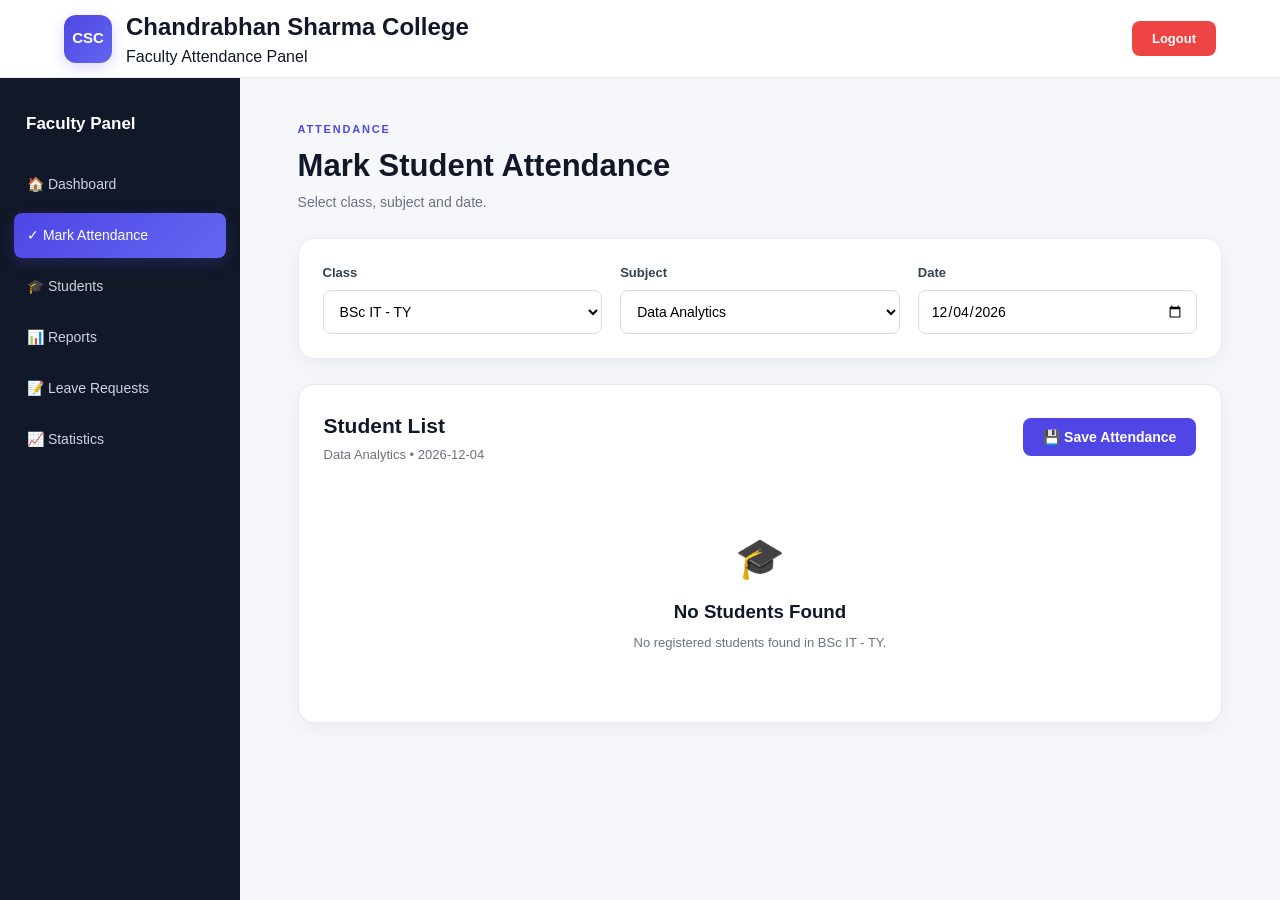
<file: attendance.html>
<!DOCTYPE html>
<html lang="en">

<head>
    <meta charset="UTF-8">
    <meta name="viewport" content="width=device-width, initial-scale=1.0">

    <title>Mark Attendance</title>

    <link rel="stylesheet" href="style.css">
</head>

<body>

<header class="dashboard-header">

    <div class="brand">

        <div class="logo">CSC</div>

        <div>
            <h2>Chandrabhan Sharma College</h2>
            <p>Faculty Attendance Panel</p>
        </div>

    </div>

    <button onclick="logoutUser()" class="logout">
        Logout
    </button>

</header>


<div class="dashboard-layout">


    <!-- SIDEBAR -->

    <aside class="sidebar">

        <h3>Faculty Panel</h3>

        <a href="faculty-dashboard.html">
            🏠 Dashboard
        </a>

        <a href="attendance.html" class="active">
            ✓ Mark Attendance
        </a>

        <a href="students.html">
            🎓 Students
        </a>

        <a href="reports.html">
            📊 Reports
        </a>

        <a href="leaves.html">
            📝 Leave Requests
        </a>

        <a href="statistics.html">
            📈 Statistics
        </a>

    </aside>


    <!-- MAIN -->

    <main class="main">

        <div class="page-heading">

            <span>ATTENDANCE</span>

            <h1>
                Mark Student Attendance
            </h1>

            <p>
                Select class, subject and date.
            </p>

        </div>


        <!-- FILTER -->

        <div class="filter-card">

            <div>

                <label>Class</label>

                <select id="attClass">

                    <option>BSc IT - TY</option>
                    <option>BSc IT - SY</option>
                    <option>BSc IT - FY</option>
                    <option>BCom</option>
                    <option>BA</option>
                    <option>BSc</option>

                </select>

            </div>


            <div>

                <label>Subject</label>

                <select id="attSubject">

                    <option>Data Analytics</option>
                    <option>Java</option>
                    <option>Web Development</option>
                    <option>Python</option>
                    <option>Software Engineering</option>
                    <option>Computer Networks</option>

                </select>

            </div>


            <div>

                <label>Date</label>

                <input type="date" id="attDate">

            </div>

        </div>


        <!-- STUDENT TABLE -->

        <div class="table-card">

            <div class="table-top">

                <div>

                    <h2>Student List</h2>

                    <p id="attendanceInfo">
                        Select class, subject and date
                    </p>

                </div>

                <button
                    onclick="saveAttendance()"
                    class="btn primary">

                    💾 Save Attendance

                </button>

            </div>


            <!-- JavaScript table yaha banayega -->

            <div id="attendanceTable">

            </div>


        </div>

    </main>

</div>


<script src="script.js"></script>

</body>

</html>
</file>
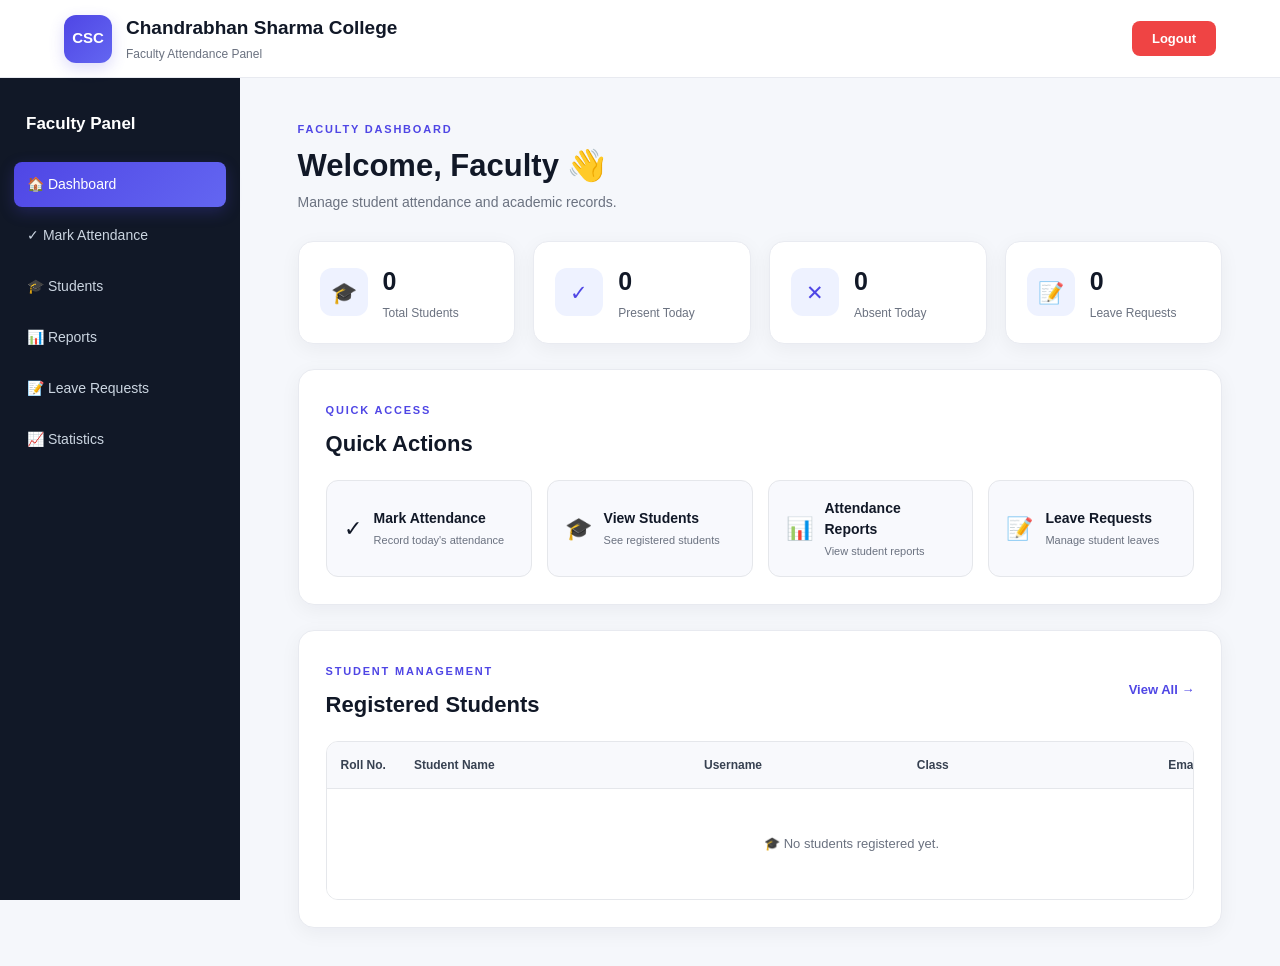
<file: faculty-dashboard.html>
<!DOCTYPE html>
<html lang="en">

<head>
    <meta charset="UTF-8">
    <meta name="viewport" content="width=device-width, initial-scale=1.0">

    <title>Faculty Dashboard - Attendance System</title>

    <link rel="stylesheet" href="style.css">
</head>

<body>

<!-- ================= HEADER ================= -->

<header class="dashboard-header">

    <div class="brand">

        <div class="logo">CSC</div>

        <div class="college-info">
            <h2>Chandrabhan Sharma College</h2>
            <p>Faculty Attendance Panel</p>
        </div>

    </div>

    <button onclick="logoutUser()" class="logout">
        Logout
    </button>

</header>


<!-- ================= MAIN LAYOUT ================= -->

<div class="dashboard-layout">


    <!-- ================= SIDEBAR ================= -->

    <aside class="sidebar">

        <h3>Faculty Panel</h3>

        <a href="faculty-dashboard.html" class="active">
            🏠 Dashboard
        </a>

        <a href="attendance.html">
            ✓ Mark Attendance
        </a>

        <a href="students.html">
            🎓 Students
        </a>

        <a href="reports.html">
            📊 Reports
        </a>

        <a href="leaves.html">
            📝 Leave Requests
        </a>

        <a href="statistics.html">
            📈 Statistics
        </a>

    </aside>


    <!-- ================= CONTENT ================= -->

    <main class="main">


        <!-- PAGE HEADING -->

        <section class="page-heading">

            <span>FACULTY DASHBOARD</span>

            <h1>Welcome, Faculty 👋</h1>

            <p>
                Manage student attendance and academic records.
            </p>

        </section>


        <!-- ================= STATISTICS ================= -->

        <section class="stats">


            <div class="stat-card">

                <div class="stat-icon">🎓</div>

                <div>
                    <h2 id="totalStudents">0</h2>
                    <p>Total Students</p>
                </div>

            </div>


            <div class="stat-card">

                <div class="stat-icon">✓</div>

                <div>
                    <h2 id="presentToday">0</h2>
                    <p>Present Today</p>
                </div>

            </div>


            <div class="stat-card">

                <div class="stat-icon">✕</div>

                <div>
                    <h2 id="absentToday">0</h2>
                    <p>Absent Today</p>
                </div>

            </div>


            <div class="stat-card">

                <div class="stat-icon">📝</div>

                <div>
                    <h2 id="leaveCount">0</h2>
                    <p>Leave Requests</p>
                </div>

            </div>

        </section>


        <!-- ================= QUICK ACTIONS ================= -->

        <section class="welcome-card">

            <div class="section-top">

                <div>
                    <span class="section-label">
                        QUICK ACCESS
                    </span>

                    <h2>Quick Actions</h2>
                </div>

            </div>


            <div class="quick-grid">

                <a href="attendance.html">
                    <span>✓</span>
                    <div>
                        <strong>Mark Attendance</strong>
                        <small>Record today's attendance</small>
                    </div>
                </a>


                <a href="students.html">
                    <span>🎓</span>
                    <div>
                        <strong>View Students</strong>
                        <small>See registered students</small>
                    </div>
                </a>


                <a href="reports.html">
                    <span>📊</span>
                    <div>
                        <strong>Attendance Reports</strong>
                        <small>View student reports</small>
                    </div>
                </a>


                <a href="leaves.html">
                    <span>📝</span>
                    <div>
                        <strong>Leave Requests</strong>
                        <small>Manage student leaves</small>
                    </div>
                </a>

            </div>

        </section>


        <!-- ================= REGISTERED STUDENTS ================= -->

        <section class="student-list-card">

            <div class="student-list-header">

                <div>

                    <span class="section-label">
                        STUDENT MANAGEMENT
                    </span>

                    <h2>Registered Students</h2>

                </div>

                <a href="students.html" class="view-all-btn">
                    View All →
                </a>

            </div>


            <div class="table-container">

                <table>

                    <thead>

                        <tr>
                            <th>Roll No.</th>
                            <th>Student Name</th>
                            <th>Username</th>
                            <th>Class</th>
                            <th>Email</th>
                        </tr>

                    </thead>


                    <tbody id="dashboardStudentList">

                    </tbody>

                </table>

            </div>

        </section>


    </main>

</div>


<script src="script.js"></script>


<!-- ================= DASHBOARD JAVASCRIPT ================= -->

<script>

function loadFacultyDashboard() {

    const students =
        JSON.parse(localStorage.getItem("students")) || [];


    /* TOTAL STUDENTS */

    document.getElementById("totalStudents").innerText =
        students.length;


    /* STUDENT TABLE */

    const table =
        document.getElementById("dashboardStudentList");


    if (students.length === 0) {

        table.innerHTML = `
            <tr>
                <td colspan="5" class="no-students">
                    🎓 No students registered yet.
                </td>
            </tr>
        `;

        return;
    }


    table.innerHTML = "";


    students.forEach(function(student, index) {

        table.innerHTML += `

            <tr>

                <td>
                    ${student.roll || String(index + 1).padStart(2, "0")}
                </td>

                <td>
                    <strong>${student.name}</strong>
                </td>

                <td>
                    ${student.username}
                </td>

                <td>
                    ${student.class}
                </td>

                <td>
                    ${student.email}
                </td>

            </tr>

        `;

    });

}


/* LOAD DASHBOARD */

loadFacultyDashboard();

</script>


</body>
</html>
</file>
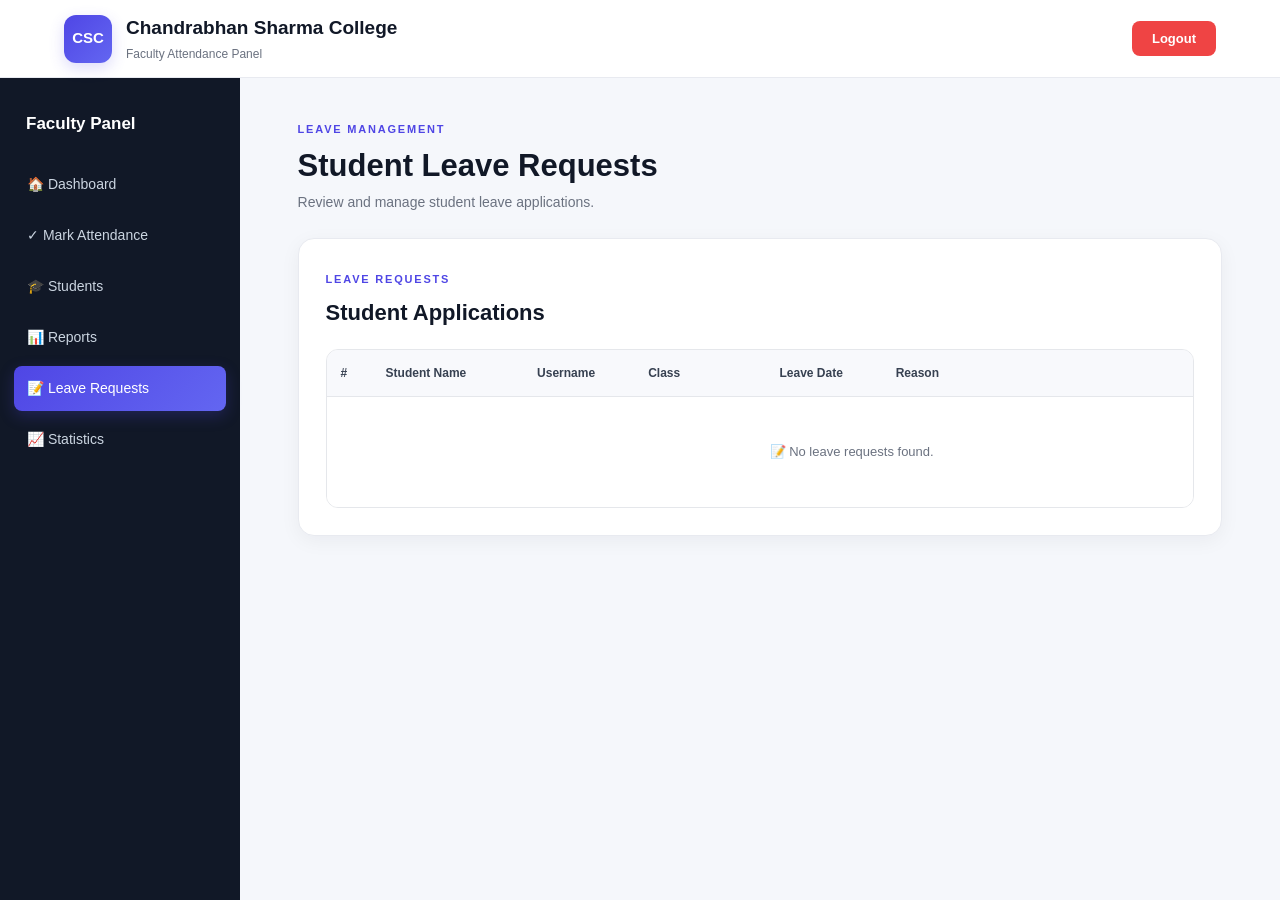
<file: leaves.html>
<!DOCTYPE html>
<html lang="en">

<head>

    <meta charset="UTF-8">

    <meta name="viewport"
          content="width=device-width, initial-scale=1.0">

    <title>Leave Management - Faculty Dashboard</title>

    <link rel="stylesheet" href="style.css">

</head>


<body>


<!-- ================= HEADER ================= -->

<header class="dashboard-header">

    <div class="brand">

        <div class="logo">
            CSC
        </div>

        <div class="college-info">

            <h2>Chandrabhan Sharma College</h2>

            <p>Faculty Attendance Panel</p>

        </div>

    </div>


    <button onclick="logoutUser()" class="logout">
        Logout
    </button>

</header>



<!-- ================= LAYOUT ================= -->

<div class="dashboard-layout">


    <!-- ================= SIDEBAR ================= -->

    <aside class="sidebar">

        <h3>Faculty Panel</h3>


        <a href="faculty-dashboard.html">
            🏠 Dashboard
        </a>


        <a href="attendance.html">
            ✓ Mark Attendance
        </a>


        <a href="students.html">
            🎓 Students
        </a>


        <a href="reports.html">
            📊 Reports
        </a>


        <a href="leaves.html" class="active">
            📝 Leave Requests
        </a>


        <a href="statistics.html">
            📈 Statistics
        </a>

    </aside>



    <!-- ================= MAIN CONTENT ================= -->

    <main class="main">


        <!-- PAGE HEADING -->

        <section class="page-heading">

            <span>LEAVE MANAGEMENT</span>

            <h1>Student Leave Requests</h1>

            <p>
                Review and manage student leave applications.
            </p>

        </section>



        <!-- ================= LEAVE CARD ================= -->

        <section class="student-list-card">


            <div class="student-list-header">

                <div>

                    <span class="section-label">
                        LEAVE REQUESTS
                    </span>

                    <h2>Student Applications</h2>

                </div>

            </div>



            <!-- ================= LEAVE TABLE ================= -->

            <div class="table-container">

                <table>

                    <thead>

                        <tr>

                            <th>#</th>
                            <th>Student Name</th>
                            <th>Username</th>
                            <th>Class</th>
                            <th>Leave Date</th>
                            <th>Reason</th>
                            <th>Status / Action</th>

                        </tr>

                    </thead>


                    <tbody id="facultyLeaves">

                        <!-- JavaScript will load leaves -->

                    </tbody>

                </table>

            </div>


        </section>


    </main>

</div>



<!-- ================= JAVASCRIPT ================= -->

<script src="script.js"></script>


</body>

</html>
</file>
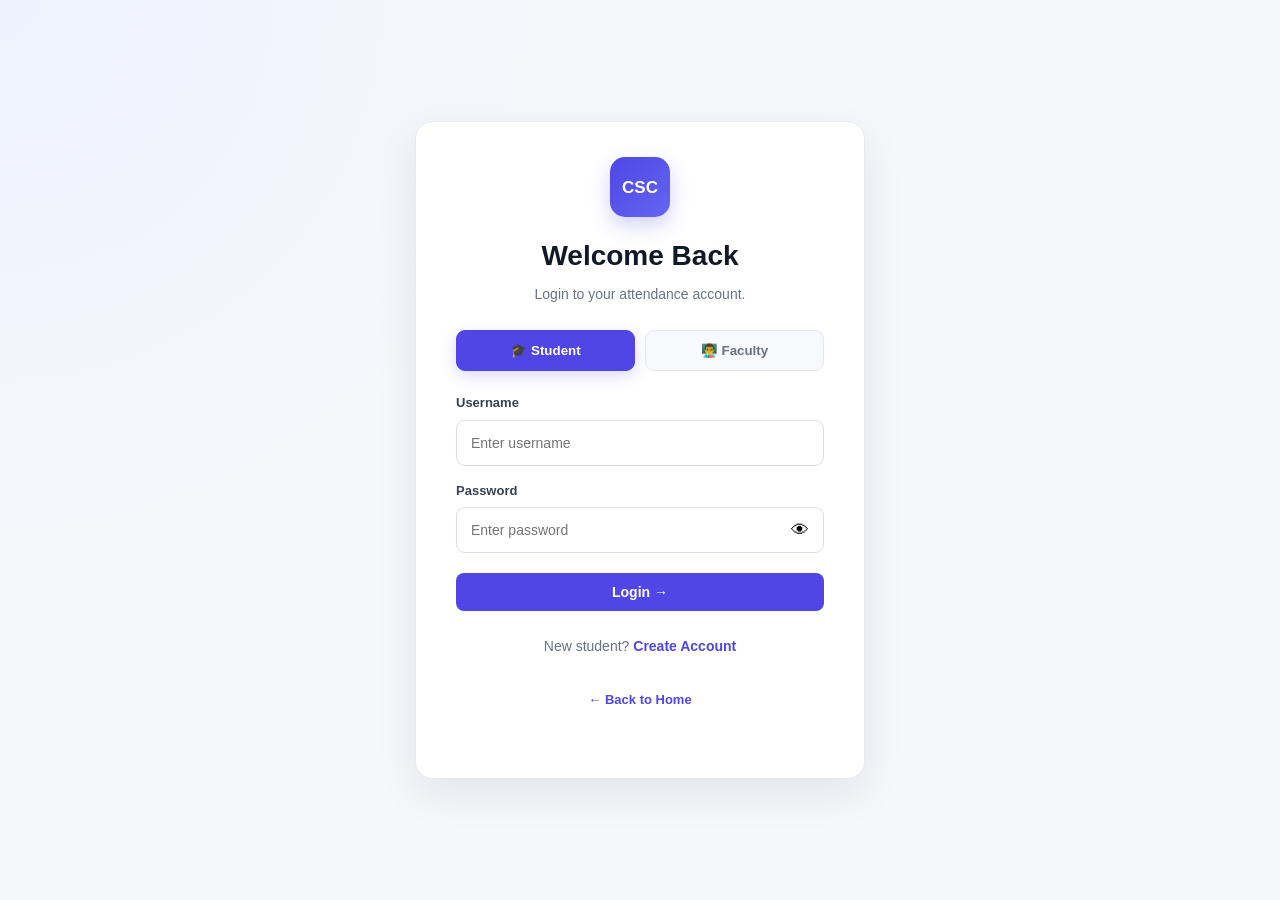
<file: login.html>
<!DOCTYPE html>
<html lang="en">
<head>
    <meta charset="UTF-8">
    <meta name="viewport" content="width=device-width, initial-scale=1.0">
    <title>Login - Student Attendance System</title>
    <link rel="stylesheet" href="style.css">
</head>

<body class="auth-page">

<div class="auth-box">

    <div class="auth-logo">CSC</div>

    <h1>Welcome Back</h1>
    <p>Login to your attendance account.</p>

    <div class="role-switch">

        <button type="button"
                onclick="setLoginRole('student')"
                id="studentRole"
                class="role active">
            🎓 Student
        </button>

        <button type="button"
                onclick="setLoginRole('faculty')"
                id="facultyRole"
                class="role">
            👨‍🏫 Faculty
        </button>

    </div>

    <form id="loginForm">

        <label>Username</label>
        <input type="text"
               id="loginUsername"
               placeholder="Enter username"
               required>

       <label>Password</label>

<div class="password-box">
    <input type="password" 
           id="loginPassword" 
           placeholder="Enter password" 
           required>

    <button type="button" 
            class="show-password" 
            onclick="togglePassword()">
        👁
    </button>
</div>
<button type="submit" class="btn primary full">
    Login →
    </button>

    </form>

    <p id="loginMessage"></p>

    <p class="register-text">
        New student?
        <a href="register.html">Create Account</a>
    </p>
    <p class="back-home">
        <a href="index.html">← Back to Home</a>
    </p>


</div>

<script src="script.js"></script>

</body>
</html>
</file>
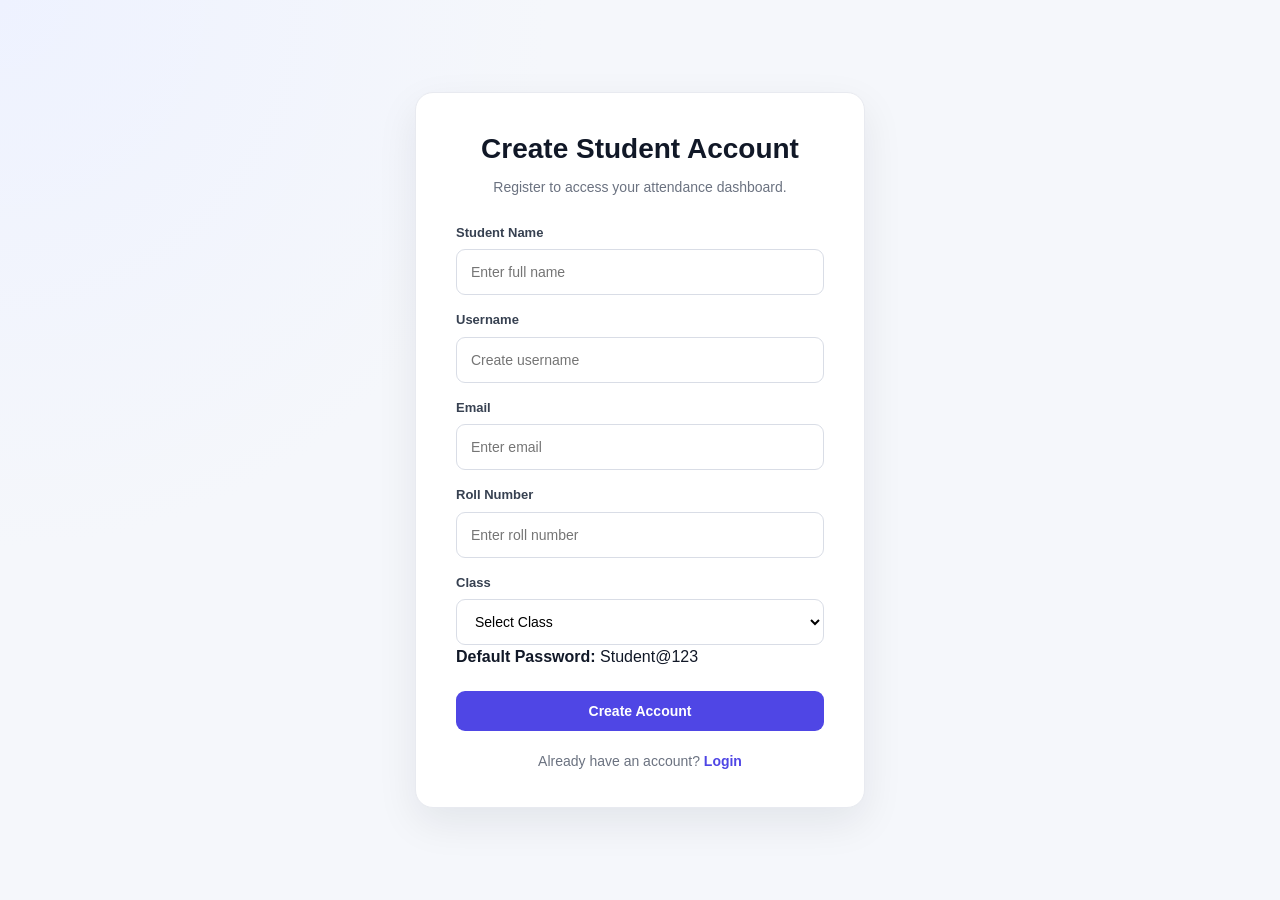
<file: register.html>
<!DOCTYPE html>
<html lang="en">

<head>
    <meta charset="UTF-8">
    <meta name="viewport" content="width=device-width, initial-scale=1.0">

    <title>Create Student Account</title>

    <link rel="stylesheet" href="style.css">
</head>

<body class="register-page">

    <div class="register-box">

        <h1>Create Student Account</h1>

        <p class="register-subtitle">
            Register to access your attendance dashboard.
        </p>


        <form id="registerForm">

            <!-- Student Name -->
            <label for="regName">Student Name</label>

            <input
                type="text"
                id="regName"
                placeholder="Enter full name"
                required
            >


            <!-- Username -->
            <label for="regUsername">Username</label>

            <input
                type="text"
                id="regUsername"
                placeholder="Create username"
                required
            >


            <!-- Email -->
            <label for="regEmail">Email</label>

            <input
                type="email"
                id="regEmail"
                placeholder="Enter email"
                required
            >


            <!-- Roll Number -->
            <label for="regRoll">Roll Number</label>

            <input
                type="text"
                id="regRoll"
                placeholder="Enter roll number"
                required
            >


            <!-- Class -->
            <label for="regClass">Class</label>

            <select id="regClass" required>

                <option value="">Select Class</option>

                <option value="BSc IT - TY">BSc IT - TY</option>
                <option value="BSc IT - SY">BSc IT - SY</option>
                <option value="BSc IT - FY">BSc IT - FY</option>
                <option value="BCom">BCom</option>
                <option value="BA">BA</option>
                <option value="BSc">BSc</option>

            </select>


            <!-- Fixed Password Information -->

            <div class="fixed-password">
                <strong>Default Password:</strong>
                Student@123
            </div>


            <!-- Button -->

            <button type="submit" class="register-btn">
                Create Account
            </button>

        </form>


        <p id="registerMessage"></p>


        <p class="login-link">
            Already have an account?
            <a href="login.html">Login</a>
        </p>

    </div>


    <script src="script.js"></script>

</body>
</html>
</file>
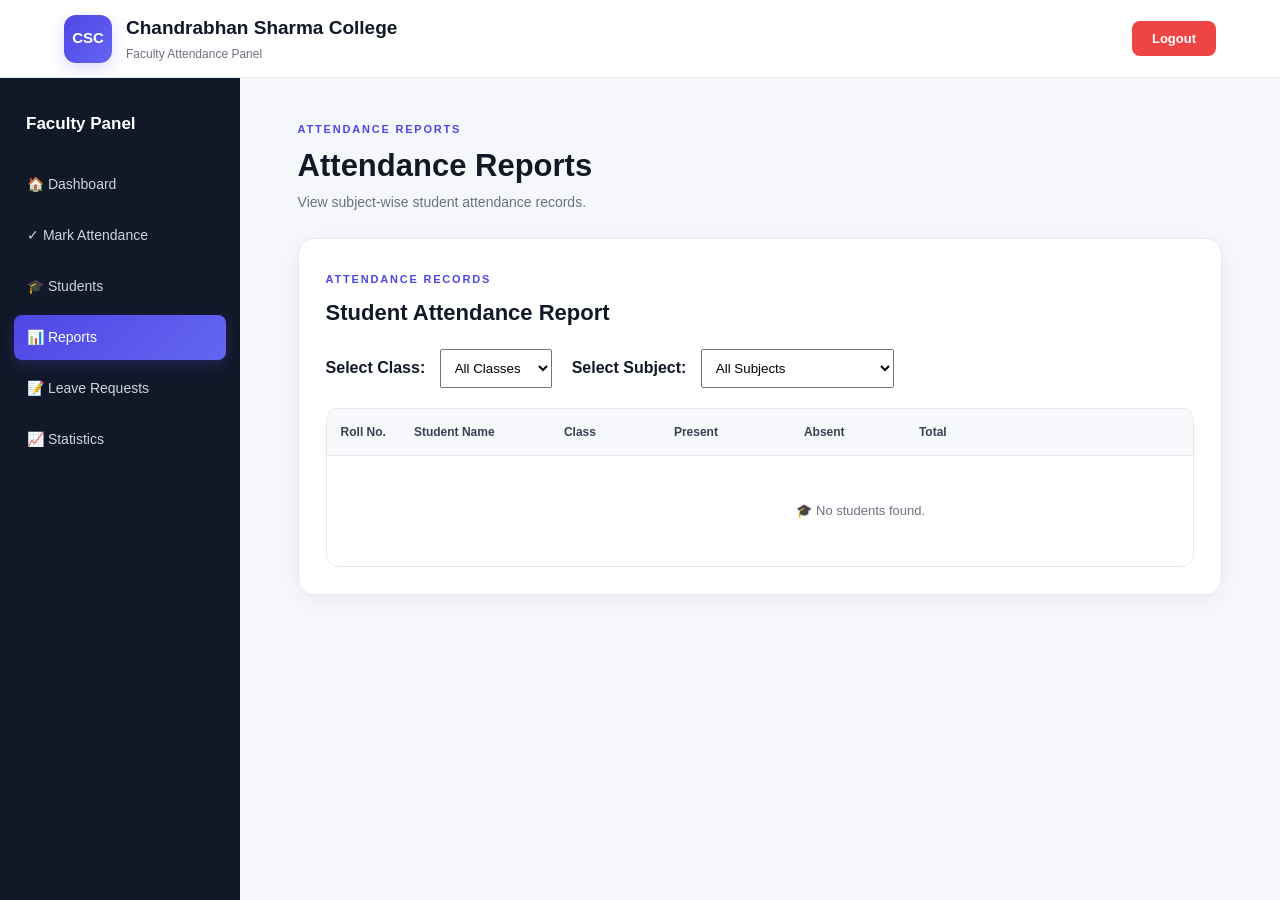
<file: reports.html>
<!DOCTYPE html>
<html lang="en">

<head>

    <meta charset="UTF-8">

    <meta name="viewport"
          content="width=device-width, initial-scale=1.0">

    <title>Attendance Reports - Faculty Dashboard</title>

    <link rel="stylesheet" href="style.css">

</head>


<body>


<!-- ================= HEADER ================= -->

<header class="dashboard-header">

    <div class="brand">

        <div class="logo">
            CSC
        </div>

        <div class="college-info">

            <h2>Chandrabhan Sharma College</h2>

            <p>Faculty Attendance Panel</p>

        </div>

    </div>


    <button onclick="logoutUser()" class="logout">
        Logout
    </button>

</header>



<!-- ================= LAYOUT ================= -->

<div class="dashboard-layout">


    <!-- ================= SIDEBAR ================= -->

    <aside class="sidebar">

        <h3>Faculty Panel</h3>

        <a href="faculty-dashboard.html">
            🏠 Dashboard
        </a>

        <a href="attendance.html">
            ✓ Mark Attendance
        </a>

        <a href="students.html">
            🎓 Students
        </a>

        <a href="reports.html" class="active">
            📊 Reports
        </a>

        <a href="leaves.html">
            📝 Leave Requests
        </a>

        <a href="statistics.html">
            📈 Statistics
        </a>

    </aside>



    <!-- ================= MAIN ================= -->

    <main class="main">


        <!-- PAGE HEADING -->

        <section class="page-heading">

            <span>ATTENDANCE REPORTS</span>

            <h1>Attendance Reports</h1>

            <p>
                View subject-wise student attendance records.
            </p>

        </section>



        <!-- ================= REPORT CARD ================= -->

        <section class="student-list-card">


            <div class="student-list-header">

                <div>

                    <span class="section-label">
                        ATTENDANCE RECORDS
                    </span>

                    <h2>Student Attendance Report</h2>

                </div>

            </div>



            <!-- ================= CLASS & SUBJECT FILTER ================= -->

<div style="margin: 20px 0; display: flex; gap: 20px; align-items: center; flex-wrap: wrap;">

    <div>

        <label for="reportClass">
            <strong>Select Class:</strong>
        </label>

        <select
            id="reportClass"
            onchange="updateReportSubjects()"
            style="padding: 10px; margin-left: 10px;">

            <option value="All">
                All Classes
            </option>

            <option value="BSc IT - TY">
                BSc IT - TY
            </option>

            <option value="BSc IT - SY">
                BSc IT - SY
            </option>

            <option value="BSc IT - FY">
                BSc IT - FY
            </option>

            <option value="BCom">
                BCom
            </option>

            <option value="BA">
                BA
            </option>

            <option value="BSc">
                BSc
            </option>

        </select>

    </div>


    <div>

        <label for="reportSubject">
            <strong>Select Subject:</strong>
        </label>

        <select
            id="reportSubject"
            onchange="loadReports()"
            style="padding: 10px; margin-left: 10px;">

            <option value="All">
                All Subjects
            </option>

        </select>

    </div>

</div>



            <!-- ================= TABLE ================= -->

            <div class="table-container">

                <table>

                    <thead>

                        <tr>

                            <th>Roll No.</th>

                            <th>Student Name</th>

                            <th>Class</th>

                            <th>Present</th>

                            <th>Absent</th>

                            <th>Total</th>

                            <th>Attendance %</th>

                        </tr>

                    </thead>


                    <tbody id="reportsTable">

                        <!-- JavaScript will load report -->

                    </tbody>

                </table>

            </div>


        </section>


    </main>

</div>



<!-- ================= JAVASCRIPT ================= -->

<script src="script.js"></script>


<script>

// =====================================================
// CLASS-WISE SUBJECTS
// =====================================================

const reportSubjects = {

    "BSc IT - TY": [
        "Data Analytics",
        "Java",
        "Web Development",
        "Python",
        "Software Engineering",
        "Computer Networks"
    ],

    "BSc IT - SY": [
        "Java",
        "Python",
        "Web Development",
        "Computer Networks"
    ],

    "BSc IT - FY": [
        "Python",
        "Web Development",
        "Computer Networks"
    ],

    "BCom": [
        "Financial Accounting",
        "Business Economics",
        "Business Communication",
        "Business Law"
    ],

    "BA": [
        "English",
        "Economics",
        "Political Science",
        "History"
    ],

    "BSc": [
        "Physics",
        "Chemistry",
        "Mathematics",
        "Computer Science"
    ]

};


// =====================================================
// UPDATE SUBJECTS WHEN CLASS CHANGES
// =====================================================

function updateReportSubjects() {

    const classSelect =
        document.getElementById("reportClass");

    const subjectSelect =
        document.getElementById("reportSubject");

    if (!classSelect || !subjectSelect) {
        return;
    }


    const selectedClass =
        classSelect.value;


    // Clear old subjects

    subjectSelect.innerHTML = "";


    // All Subjects option

    const allOption =
        document.createElement("option");

    allOption.value = "All";
    allOption.textContent = "All Subjects";

    subjectSelect.appendChild(allOption);


    // If All Classes selected

    if (selectedClass === "All") {

        const allSubjects = new Set();


        Object.values(reportSubjects).forEach(
            function(subjectList) {

                subjectList.forEach(
                    function(subject) {

                        allSubjects.add(subject);

                    }
                );

            }
        );


        allSubjects.forEach(
            function(subject) {

                const option =
                    document.createElement("option");

                option.value = subject;
                option.textContent = subject;

                subjectSelect.appendChild(option);

            }
        );

    }


    // Selected class

    else {

        const subjects =
            reportSubjects[selectedClass] || [];


        subjects.forEach(
            function(subject) {

                const option =
                    document.createElement("option");

                option.value = subject;
                option.textContent = subject;

                subjectSelect.appendChild(option);

            }
        );

    }


    // Reload report

    loadReports();

}


// =====================================================
// LOAD REPORTS
// =====================================================

function loadReports() {

    const students =
        JSON.parse(
            localStorage.getItem("students")
        ) || [];


    const table =
        document.getElementById("reportsTable");


    const classSelect =
        document.getElementById("reportClass");


    const subjectSelect =
        document.getElementById("reportSubject");


    if (!table) {
        return;
    }


    table.innerHTML = "";


    const selectedClass =
        classSelect
            ? classSelect.value
            : "All";


    const selectedSubject =
        subjectSelect
            ? subjectSelect.value
            : "All";


    // =================================================
    // FILTER STUDENTS BY CLASS
    // =================================================

    const filteredStudents =
        students.filter(function(student) {

            if (selectedClass === "All") {
                return true;
            }

            return student.class === selectedClass;

        });


    // =================================================
    // NO STUDENTS
    // =================================================

    if (filteredStudents.length === 0) {

        table.innerHTML = `

            <tr>

                <td colspan="7"
                    class="no-students">

                    🎓 No students found.

                </td>

            </tr>

        `;

        return;
    }


    // =================================================
    // STUDENTS
    // =================================================

    filteredStudents.forEach(
        function(student, index) {


            let present = 0;

            let absent = 0;


            // =================================================
            // ATTENDANCE
            // =================================================

            if (student.attendance) {

                Object.keys(
                    student.attendance
                ).forEach(function(key) {


                    /*
                        Example:

                        2026-09-18_Data Analytics
                        2026-09-19_Java
                        2026-09-20_Financial Accounting
                    */


                    const separator =
                        key.indexOf("_");


                    if (separator === -1) {
                        return;
                    }


                    const subject =
                        key.substring(
                            separator + 1
                        );


                    // =================================================
                    // ALL SUBJECTS
                    // =================================================

                    if (
                        selectedSubject === "All"
                    ) {

                        if (
                            student.attendance[key]
                            === "Present"
                        ) {

                            present++;

                        }


                        if (
                            student.attendance[key]
                            === "Absent"
                        ) {

                            absent++;

                        }

                    }


                    // =================================================
                    // SELECTED SUBJECT
                    // =================================================

                    else if (
                        subject === selectedSubject
                    ) {

                        if (
                            student.attendance[key]
                            === "Present"
                        ) {

                            present++;

                        }


                        if (
                            student.attendance[key]
                            === "Absent"
                        ) {

                            absent++;

                        }

                    }

                });

            }


            // =================================================
            // CALCULATE
            // =================================================

            const total =
                present + absent;


            let percentage = 0;


            if (total > 0) {

                percentage =
                    (
                        (present / total) * 100
                    ).toFixed(1);

            }


            // =================================================
            // TABLE ROW
            // =================================================

            table.innerHTML += `

                <tr>

                    <td>

                        ${
                            student.roll ||
                            String(index + 1)
                            .padStart(2, "0")
                        }

                    </td>


                    <td>

                        <strong>
                            ${student.name || "-"}
                        </strong>

                    </td>


                    <td>

                        ${student.class || "-"}

                    </td>


                    <td>

                        ${present}

                    </td>


                    <td>

                        ${absent}

                    </td>


                    <td>

                        ${total}

                    </td>


                    <td>

                        <strong>
                            ${percentage}%
                        </strong>

                    </td>

                </tr>

            `;

        }
    );

}


// =====================================================
// PAGE LOAD
// =====================================================

document.addEventListener(
    "DOMContentLoaded",
    function() {

        updateReportSubjects();

    }
);

</script>


</body>

</html>
</file>
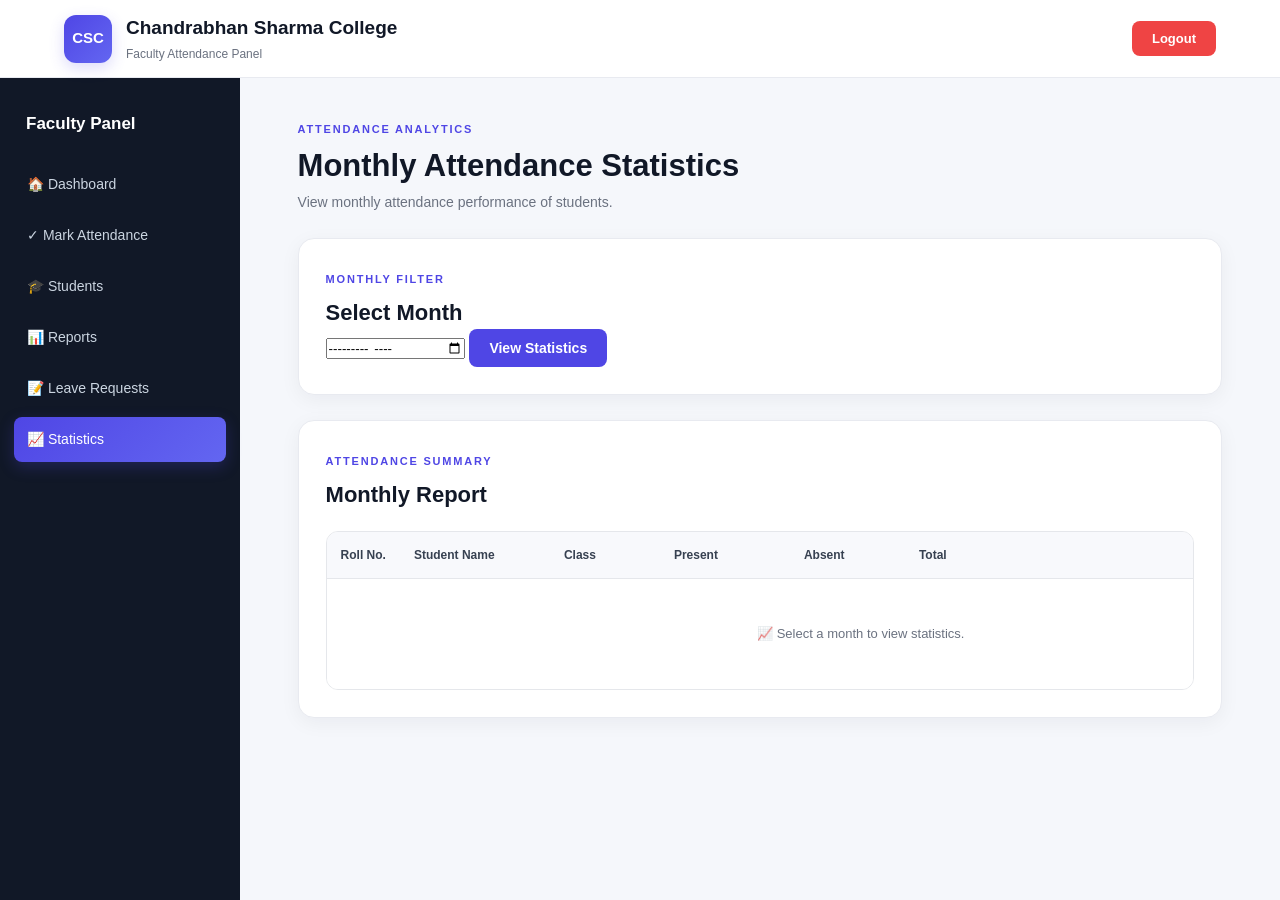
<file: statistics.html>
<!DOCTYPE html>
<html lang="en">

<head>

    <meta charset="UTF-8">

    <meta name="viewport"
          content="width=device-width, initial-scale=1.0">

    <title>Monthly Statistics - Faculty Dashboard</title>

    <link rel="stylesheet" href="style.css">

</head>


<body>


<!-- ================= HEADER ================= -->

<header class="dashboard-header">

    <div class="brand">

        <div class="logo">
            CSC
        </div>

        <div class="college-info">

            <h2>Chandrabhan Sharma College</h2>

            <p>Faculty Attendance Panel</p>

        </div>

    </div>


    <button onclick="logoutUser()" class="logout">
        Logout
    </button>

</header>



<!-- ================= LAYOUT ================= -->

<div class="dashboard-layout">


    <!-- ================= SIDEBAR ================= -->

    <aside class="sidebar">

        <h3>Faculty Panel</h3>


        <a href="faculty-dashboard.html">
            🏠 Dashboard
        </a>


        <a href="attendance.html">
            ✓ Mark Attendance
        </a>


        <a href="students.html">
            🎓 Students
        </a>


        <a href="reports.html">
            📊 Reports
        </a>


        <a href="leaves.html">
            📝 Leave Requests
        </a>


        <a href="statistics.html" class="active">
            📈 Statistics
        </a>

    </aside>



    <!-- ================= MAIN CONTENT ================= -->

    <main class="main">


        <!-- PAGE HEADING -->

        <section class="page-heading">

            <span>ATTENDANCE ANALYTICS</span>

            <h1>Monthly Attendance Statistics</h1>

            <p>
                View monthly attendance performance of students.
            </p>

        </section>



        <!-- ================= FILTER ================= -->

        <section class="welcome-card">

            <div class="section-top">

                <span class="section-label">
                    MONTHLY FILTER
                </span>

                <h2>Select Month</h2>

            </div>


            <div class="filter-row">

                <input
                    type="month"
                    id="statsMonth"
                >


                <button
                    onclick="loadStatistics()"
                    class="btn primary"
                >
                    View Statistics
                </button>

            </div>

        </section>



        <!-- ================= STATISTICS DATA ================= -->

        <section class="student-list-card">

            <div class="student-list-header">

                <div>

                    <span class="section-label">
                        ATTENDANCE SUMMARY
                    </span>

                    <h2>Monthly Report</h2>

                </div>

            </div>


            <div class="table-container">

                <table>

                    <thead>

                        <tr>

                            <th>Roll No.</th>

                            <th>Student Name</th>

                            <th>Class</th>

                            <th>Present</th>

                            <th>Absent</th>

                            <th>Total</th>

                            <th>Attendance %</th>

                        </tr>

                    </thead>


                    <tbody id="statisticsData">

                        <tr>

                            <td colspan="7"
                                class="no-students">

                                📈 Select a month to view statistics.

                            </td>

                        </tr>

                    </tbody>

                </table>

            </div>

        </section>


    </main>

</div>



<!-- ================= SCRIPT ================= -->

<script src="script.js"></script>


<script>

function loadStatistics() {

    const month =
        document.getElementById("statsMonth").value;

    const table =
        document.getElementById("statisticsData");


    if (!month) {

        table.innerHTML = `

            <tr>

                <td colspan="7"
                    class="no-students">

                    ⚠️ Please select a month first.

                </td>

            </tr>

        `;

        return;
    }


    const students =
        JSON.parse(localStorage.getItem("students")) || [];


    if (students.length === 0) {

        table.innerHTML = `

            <tr>

                <td colspan="7"
                    class="no-students">

                    🎓 No students registered yet.

                </td>

            </tr>

        `;

        return;
    }


    table.innerHTML = "";


    students.forEach(function(student, index) {

        let present = 0;
        let absent = 0;


        /*
         * Attendance records are checked
         * according to selected month.
         */

        if (student.attendance) {

            Object.keys(student.attendance).forEach(function(key) {

                /*
                 * Expected key format:
                 * YYYY-MM-DD
                 */

                if (key.startsWith(month)) {

                    const status =
                        student.attendance[key];

                    if (status === "Present") {

                        present++;

                    }

                    if (status === "Absent") {

                        absent++;

                    }

                }

            });

        }


        const total =
            present + absent;


        let percentage = 0;


        if (total > 0) {

            percentage =
                ((present / total) * 100).toFixed(1);

        }


        table.innerHTML += `

            <tr>

                <td>
                    ${student.roll ||
                    String(index + 1).padStart(2, "0")}
                </td>

                <td>
                    <strong>
                        ${student.name}
                    </strong>
                </td>

                <td>
                    ${student.class}
                </td>

                <td>
                    ${present}
                </td>

                <td>
                    ${absent}
                </td>

                <td>
                    ${total}
                </td>

                <td>
                    <strong>
                        ${percentage}%
                    </strong>
                </td>

            </tr>

        `;

    });

}

</script>


</body>

</html>
</file>
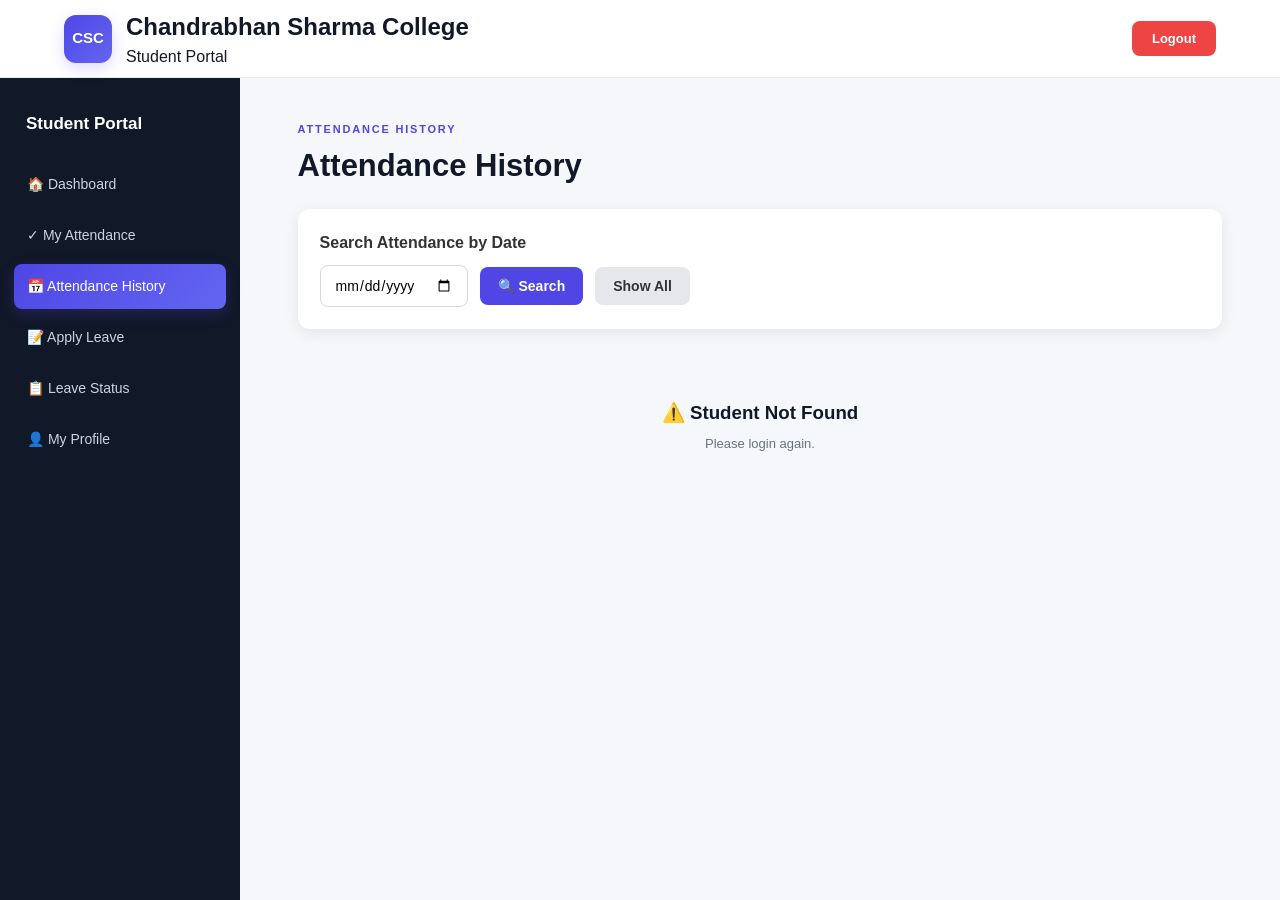
<file: student-attendance-history.html>
<!DOCTYPE html>
<html lang="en">

<head>
    <meta charset="UTF-8">
    <meta name="viewport" content="width=device-width, initial-scale=1.0">

    <title>Attendance History</title>

    <link rel="stylesheet" href="style.css">
</head>

<body>
    

<header class="dashboard-header">

    <div class="brand">

        <div class="logo">CSC</div>

        <div>
            <h2>Chandrabhan Sharma College</h2>
            <p>Student Portal</p>
        </div>

    </div>

    <button onclick="logout()" class="logout">
        Logout
    </button>

</header>


<div class="dashboard-layout">


    <!-- SIDEBAR -->

    <aside class="sidebar">

        <h3>Student Portal</h3>

        <a href="student-dashboard.html" >
            🏠 Dashboard
        </a>

        <a href="student-attendance.html">
            ✓ My Attendance
        </a>

        <a href="student-attendance-history.html" class="active"> 
            📅 Attendance History
        </a>

        <a href="student-leave.html">
            📝 Apply Leave
        </a>

        <a href="student-leave-status.html">
            📋 Leave Status
        </a>

        <a href="student-profile.html">
            👤 My Profile
        </a>

    </aside>


    <!-- MAIN CONTENT -->

    <main class="main">

        <div class="page-heading">

            <span>ATTENDANCE HISTORY</span>

            <h1>Attendance History</h1>

        </div>

<!-- DATE SEARCH -->

<div class="history-search">

    <label for="historyDate">
        Search Attendance by Date
    </label>

    <div class="history-search-box">

        <input
            type="date"
            id="historyDate"
        >

        <button
            type="button"
            onclick="searchAttendanceByDate()"
            class="btn primary"
        >
            🔍 Search
        </button>

        <button
            type="button"
            onclick="showAllAttendance()"
            class="btn secondary"
        >
            Show All
        </button>

    </div>

</div>
        <!-- ATTENDANCE HISTORY WILL APPEAR HERE -->

        <div id="attendanceHistory"></div>

    </main>

</div>


<script src="script.js"></script>

</body>

</html>
</file>
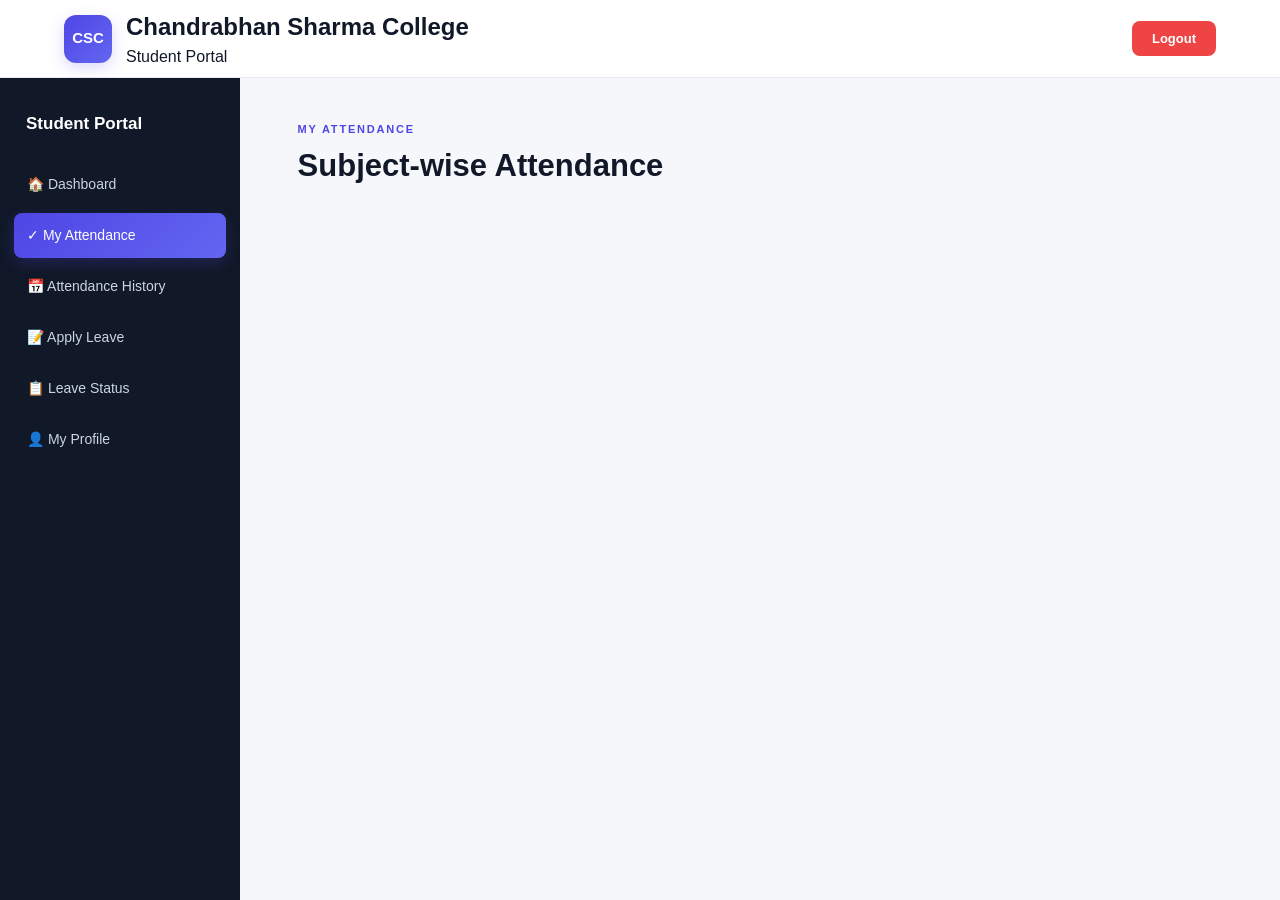
<file: student-attendance.html>
<!DOCTYPE html> 
<html> 
<head> 
    <title>My Attendance</title> 
    <link rel="stylesheet" href="style.css"> 
</head> 
 
<body> 
 
<header class="dashboard-header"> 
    <div class="brand"> 
        <div class="logo">CSC</div> 
        <div> 
            <h2>Chandrabhan Sharma College</h2> 
            <p>Student Portal</p> 
        </div> 
    </div> 
 
    <button onclick="logout()" class="logout">
        Logout
    </button> 
</header> 
 
<div class="dashboard-layout"> 
 
<aside class="sidebar"> 
 
    <h3>Student Portal</h3> 
 
    <a href="student-dashboard.html">
        🏠 Dashboard
    </a> 
 
    <a href="student-attendance.html" class="active"> 
        ✓ My Attendance
    </a> 
 
    <a href="student-attendance-history.html">
        📅 Attendance History
    </a> 
 
    <a href="student-leave.html">
        📝 Apply Leave
    </a> 
 
    <a href="student-leave-status.html">
        📋 Leave Status
    </a> 
 
    <a href="student-profile.html">
        👤 My Profile
    </a> 
 
</aside> 
 
<main class="main"> 
 
<div class="page-heading"> 
 
    <span>MY ATTENDANCE</span> 
 
    <h1>Subject-wise Attendance</h1> 
 
</div> 
 
<div id="subjectAttendance"></div> 
 
</main> 
 
</div> 
 
<script src="script.js"></script> 
 
</body> 
</html>
</file>
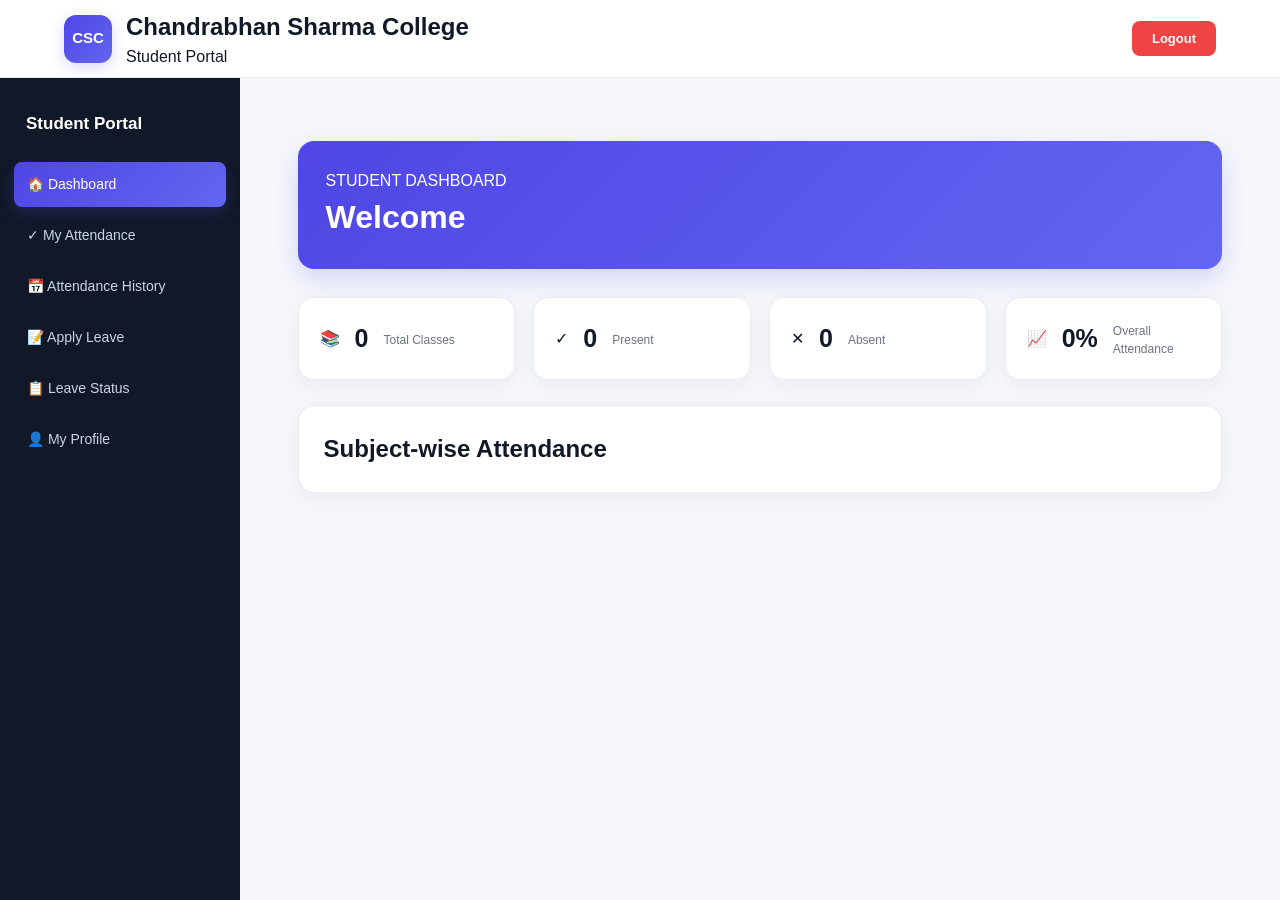
<file: student-dashboard.html>
<!DOCTYPE html>
<html>
<head>
    <title>Student Dashboard</title>
    <link rel="stylesheet" href="style.css">
</head>

<body>

<header class="dashboard-header">

    <div class="brand">
        <div class="logo">CSC</div>
        <div>
            <h2>Chandrabhan Sharma College</h2>
            <p>Student Portal</p>
        </div>
    </div>

    <button onclick="logout()" class="logout">
        Logout
    </button>

</header>

<div class="dashboard-layout">

<aside class="sidebar">

    <h3>Student Portal</h3>

    <a href="student-dashboard.html" class="active">🏠 Dashboard</a>
    <a href="student-attendance.html">✓ My Attendance</a>
    <a href="student-attendance-history.html">📅 Attendance History</a>
    <a href="student-leave.html">📝 Apply Leave</a>
    <a href="student-leave-status.html">📋 Leave Status</a>
    <a href="student-profile.html">👤 My Profile</a>

</aside>

<main class="main">

    <div class="student-welcome">

        <div>
            <span>STUDENT DASHBOARD</span>
            <h1 id="studentName">Welcome</h1>
            <p id="studentInfo"></p>
        </div>

        <div class="student-avatar">🎓</div>

    </div>

    <div class="stats">

        <div class="stat-card">
            <span>📚</span>
            <h2 id="totalClasses">0</h2>
            <p>Total Classes</p>
        </div>

        <div class="stat-card">
            <span>✓</span>
            <h2 id="studentPresent">0</h2>
            <p>Present</p>
        </div>

        <div class="stat-card">
            <span>✕</span>
            <h2 id="studentAbsent">0</h2>
            <p>Absent</p>
        </div>

        <div class="stat-card highlight">
            <span>📈</span>
            <h2 id="studentPercentage">0%</h2>
            <p>Overall Attendance</p>
        </div>

    </div>

    <div class="table-card">

        <h2>Subject-wise Attendance</h2>

        <div id="subjectAttendance"></div>

    </div>

</main>

</div>

<script src="script.js"></script>
</body>
</html>
</file>
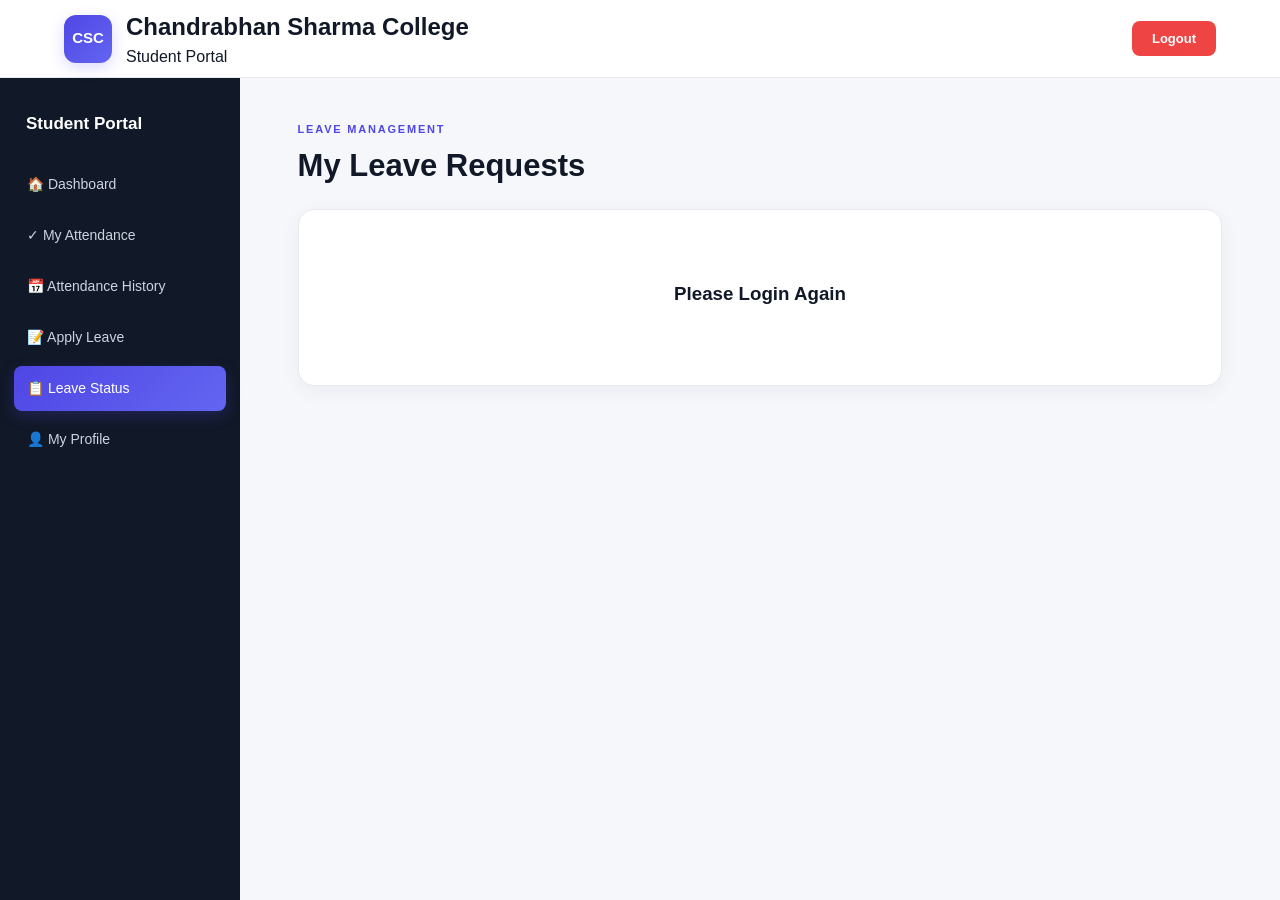
<file: student-leave-status.html>
<!DOCTYPE html> 
<html> 
<head> 
    <title>Leave Status</title> 
    <link rel="stylesheet" href="style.css"> 
</head> 
 
<body> 
 
<header class="dashboard-header"> 
 
<div class="brand"> 
    <div class="logo">CSC</div> 
    <div> 
        <h2>Chandrabhan Sharma College</h2> 
        <p>Student Portal</p> 
    </div> 
</div> 
 
<button onclick="logout()" class="logout">Logout</button> 
 
</header> 
 
<div class="dashboard-layout"> 
 
<aside class="sidebar"> 
    <h3>Student Portal</h3> 
 
    <a href="student-dashboard.html">
        🏠 Dashboard
    </a> 
 
    <a href="student-attendance.html">
        ✓ My Attendance
    </a> 
 
    <a href="student-attendance-history.html">
        📅 Attendance History
    </a> 
 
    <a href="student-leave.html">
        📝 Apply Leave
    </a> 
 
    <a href="student-leave-status.html" class="active"> 
        📋 Leave Status
    </a> 
 
    <a href="student-profile.html">
        👤 My Profile
    </a> 
</aside> 
 
<main class="main"> 
 
<div class="page-heading"> 
    <span>LEAVE MANAGEMENT</span> 
    <h1>My Leave Requests</h1> 
</div> 
 
<div class="table-card"> 
    <div id="studentLeaves"></div> 
</div> 
 
</main> 
</div> 
 
<script src="script.js"></script> 
</body> 
</html>
</file>
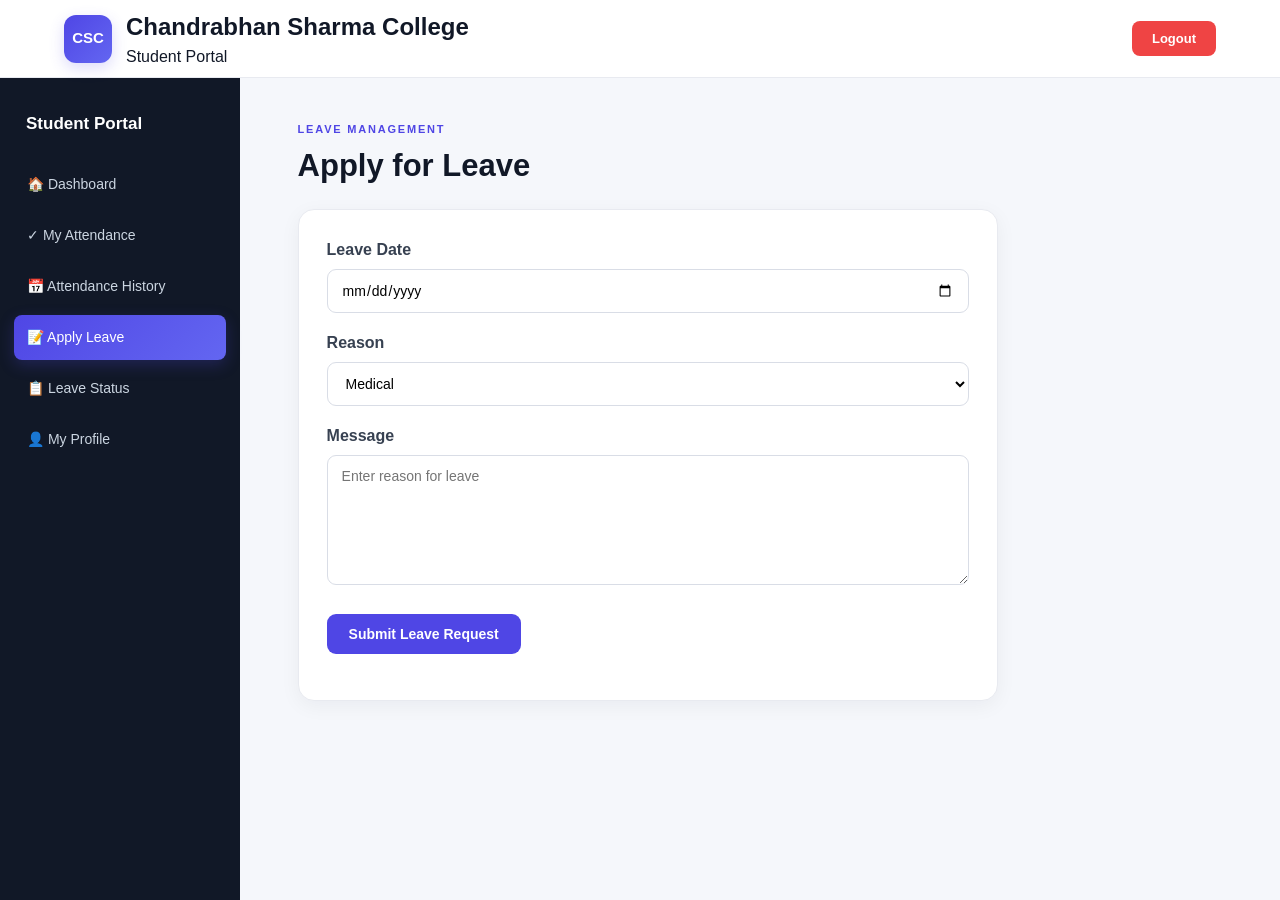
<file: student-leave.html>
<!DOCTYPE html> 
<html> 
<head> 
    <title>Apply Leave</title> 
    <link rel="stylesheet" href="style.css"> 
</head> 
 
<body> 
 
<header class="dashboard-header"> 
 
<div class="brand"> 
    <div class="logo">CSC</div> 
    <div> 
        <h2>Chandrabhan Sharma College</h2> 
        <p>Student Portal</p> 
    </div> 
</div> 
 
<button onclick="logout()" class="logout">Logout</button> 
 
</header> 
 
<div class="dashboard-layout"> 
 
<aside class="sidebar"> 
    <h3>Student Portal</h3> 
 
    <a href="student-dashboard.html">
        🏠 Dashboard
    </a> 
 
    <a href="student-attendance.html">
        ✓ My Attendance
    </a> 
 
    <a href="student-attendance-history.html">
        📅 Attendance History
    </a> 
 
    <a href="student-leave.html" class="active"> 
        📝 Apply Leave
    </a> 
 
    <a href="student-leave-status.html">
        📋 Leave Status
    </a> 
 
    <a href="student-profile.html">
        👤 My Profile
    </a> 
</aside> 
 
<main class="main"> 
 
<div class="page-heading"> 
    <span>LEAVE MANAGEMENT</span> 
    <h1>Apply for Leave</h1> 
</div> 
 
<div class="form-card"> 
 
<label>Leave Date</label> 
<input type="date" id="leaveDate"> 
 
<label>Reason</label> 
<select id="leaveReason"> 
    <option>Medical</option> 
    <option>Personal</option> 
    <option>Family Function</option> 
    <option>Other</option> 
</select> 
 
<label>Message</label> 
<textarea id="leaveMessage" 
placeholder="Enter reason for leave"></textarea> 
 
<button onclick="applyLeave()" class="btn primary"> 
    Submit Leave Request 
</button> 
 
<p id="leaveMessageBox"></p> 
 
</div> 
 
</main> 
</div> 
 
<script src="script.js"></script> 

</body> 
</html>
</file>
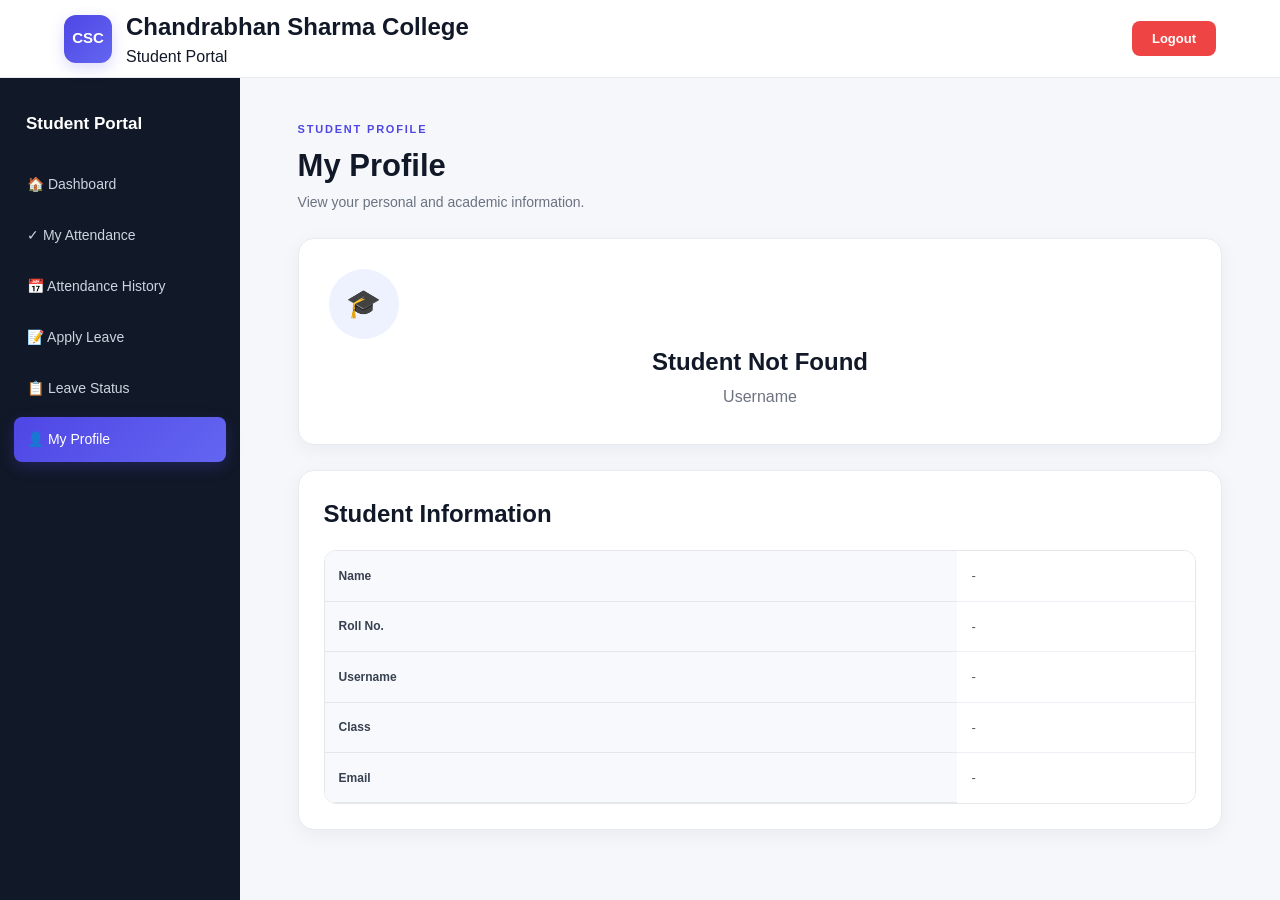
<file: student-profile.html>
<!DOCTYPE html>
<html lang="en">

<head>
    <meta charset="UTF-8">
    <meta name="viewport" content="width=device-width, initial-scale=1.0">

    <title>My Profile</title>

    <link rel="stylesheet" href="style.css">
</head>

<body>

<header class="dashboard-header">

    <div class="brand">

        <div class="logo">CSC</div>

        <div>
            <h2>Chandrabhan Sharma College</h2>
            <p>Student Portal</p>
        </div>

    </div>

    <button onclick="logout()" class="logout">
        Logout
    </button>

</header>


<div class="dashboard-layout">


    <!-- ================= SIDEBAR ================= -->

    <aside class="sidebar">

        <h3>Student Portal</h3>

        <a href="student-dashboard.html">
            🏠 Dashboard
        </a>

        <a href="student-attendance.html">
            ✓ My Attendance
        </a>

        <a href="student-attendance-history.html">
            📅 Attendance History
        </a>

        <a href="student-leave.html">
            📝 Apply Leave
        </a>

        <a href="student-leave-status.html">
            📋 Leave Status
        </a>

        <a href="student-profile.html" class="active"> 
            👤 My Profile
        </a>

    </aside>


    <!-- ================= MAIN CONTENT ================= -->

    <main class="main">

        <div class="page-heading">

            <span>STUDENT PROFILE</span>

            <h1>My Profile</h1>

            <p>
                View your personal and academic information.
            </p>

        </div>


        <!-- ================= PROFILE CARD ================= -->

        <div class="profile-card">

            <div class="profile-avatar">
                🎓
            </div>

            <h2 id="profileName">
                Student Name
            </h2>

            <p id="profileUsername">
                Username
            </p>

        </div>


        <!-- ================= PROFILE DETAILS ================= -->

        <div class="table-card">

            <h2>Student Information</h2>

            <div class="table-container">

                <table>

                    <tbody>

                        <tr>
                            <th>Name</th>
                            <td id="profileNameDetails">-</td>
                        </tr>

                        <tr>
                            <th>Roll No.</th>
                            <td id="profileRoll">-</td>
                        </tr>

                        <tr>
                            <th>Username</th>
                            <td id="profileUsernameDetails">-</td>
                        </tr>

                        <tr>
                            <th>Class</th>
                            <td id="profileClass">-</td>
                        </tr>

                        <tr>
                            <th>Email</th>
                            <td id="profileEmail">-</td>
                        </tr>

                    </tbody>

                </table>

            </div>

        </div>


    </main>

</div>


<script src="script.js"></script>


<!-- ================= PROFILE JAVASCRIPT ================= -->

<script>

document.addEventListener("DOMContentLoaded", function () {

    /* Current logged-in student */

    const currentUser =
        localStorage.getItem("currentUser");


    /* Get all students */

    const students =
        JSON.parse(
            localStorage.getItem("students")
        ) || [];


    /* Find current student */

    const student =
        students.find(function (user) {

            return (
                user.username &&
                user.username.toLowerCase() ===
                String(currentUser).toLowerCase()
            );

        });


    /* Student not found */

    if (!student) {

        document.getElementById("profileName").innerText =
            "Student Not Found";

        return;

    }


    /* ================= PROFILE HEADER ================= */

    document.getElementById("profileName").innerText =
        student.name || "Student";

    document.getElementById("profileUsername").innerText =
        "@" + (student.username || "-");


    /* ================= PROFILE DETAILS ================= */

    document.getElementById("profileNameDetails").innerText =
        student.name || "-";

    document.getElementById("profileRoll").innerText =
        student.roll || "-";

    document.getElementById("profileUsernameDetails").innerText =
        student.username || "-";

    document.getElementById("profileClass").innerText =
        student.class || "-";

    document.getElementById("profileEmail").innerText =
        student.email || "-";

});

</script>


</body>
</html>
</file>
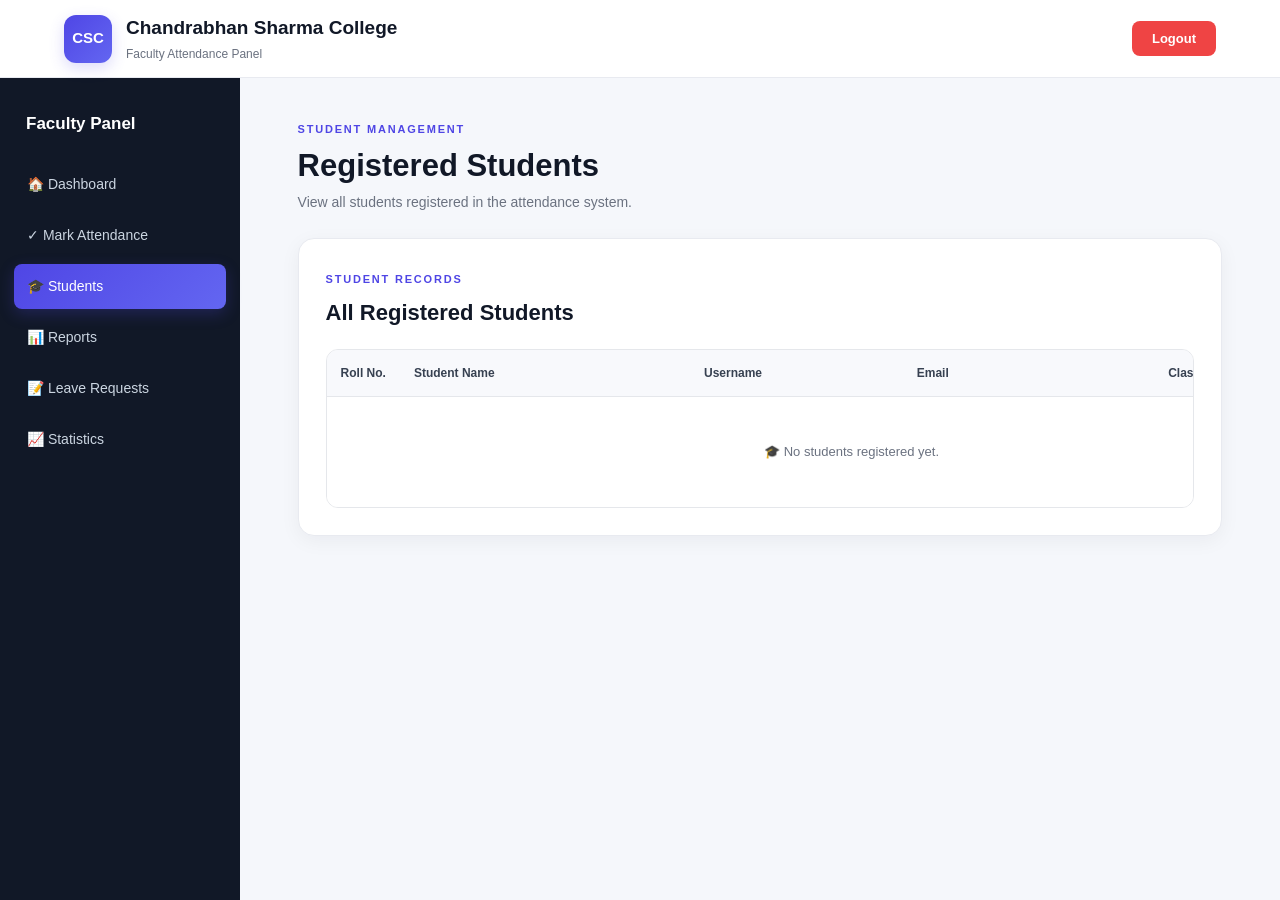
<file: students.html>
<!DOCTYPE html>
<html lang="en">

<head>
    <meta charset="UTF-8">
    <meta name="viewport" content="width=device-width, initial-scale=1.0">

    <title>Students - Faculty Dashboard</title>

    <link rel="stylesheet" href="style.css">
</head>

<body>

<!-- ================= HEADER ================= -->

<header class="dashboard-header">

    <div class="brand">

        <div class="logo">
            CSC
        </div>

        <div class="college-info">
            <h2>Chandrabhan Sharma College</h2>
            <p>Faculty Attendance Panel</p>
        </div>

    </div>

    <button onclick="logoutUser()" class="logout">
        Logout
    </button>

</header>


<!-- ================= LAYOUT ================= -->

<div class="dashboard-layout">


    <!-- ================= SIDEBAR ================= -->

    <aside class="sidebar">

        <h3>Faculty Panel</h3>

        <a href="faculty-dashboard.html">
            🏠 Dashboard
        </a>

        <a href="attendance.html">
            ✓ Mark Attendance
        </a>

        <a href="students.html" class="active">
            🎓 Students
        </a>

        <a href="reports.html">
            📊 Reports
        </a>

        <a href="leaves.html">
            📝 Leave Requests
        </a>

        <a href="statistics.html">
            📈 Statistics
        </a>

    </aside>


    <!-- ================= MAIN CONTENT ================= -->

    <main class="main">

        <!-- PAGE HEADING -->

        <section class="page-heading">

            <span>STUDENT MANAGEMENT</span>

            <h1>Registered Students</h1>

            <p>
                View all students registered in the attendance system.
            </p>

        </section>


        <!-- ================= STUDENT TABLE ================= -->

        <section class="student-list-card">

            <div class="student-list-header">

                <div>

                    <span class="section-label">
                        STUDENT RECORDS
                    </span>

                    <h2>All Registered Students</h2>

                </div>

            </div>


            <div class="table-container">

                <table>

                    <thead>

                        <tr>
                            <th>Roll No.</th>
                            <th>Student Name</th>
                            <th>Username</th>
                            <th>Email</th>
                            <th>Class</th>
                        </tr>

                    </thead>


                    <tbody id="studentTableBody">

                        <!-- JavaScript will add students here -->

                    </tbody>

                </table>

            </div>

        </section>


    </main>

</div>


<!-- ================= SCRIPT ================= -->

<script src="script.js"></script>


<script>

function loadStudents() {

    const students =
        JSON.parse(localStorage.getItem("students")) || [];

    const tableBody =
        document.getElementById("studentTableBody");


    tableBody.innerHTML = "";


    /* NO STUDENTS */

    if (students.length === 0) {

        tableBody.innerHTML = `

            <tr>

                <td colspan="5" class="no-students">

                    🎓 No students registered yet.

                </td>

            </tr>

        `;

        return;
    }


    /* DISPLAY STUDENTS */

    students.forEach(function(student, index) {

        tableBody.innerHTML += `

            <tr>

                <td>
                    ${student.roll || String(index + 1).padStart(2, "0")}
                </td>

                <td>
                    <strong>${student.name}</strong>
                </td>

                <td>
                    ${student.username}
                </td>

                <td>
                    ${student.email}
                </td>

                <td>
                    ${student.class}
                </td>

            </tr>

        `;

    });

}


/* LOAD STUDENTS */

loadStudents();

</script>


</body>
</html>
</file>
<file: style.css>
/* =========================================================
   STUDENT ATTENDANCE MANAGEMENT SYSTEM
   PROFESSIONAL COMPLETE STYLE.CSS
========================================================= */

/* =========================================================
   1. GLOBAL RESET
========================================================= */

* {
    margin: 0;
    padding: 0;
    box-sizing: border-box;
}

html {
    scroll-behavior: smooth;
}

body {
    font-family: Arial, Helvetica, sans-serif;
    background: #f5f7fb;
    color: #111827;
    line-height: 1.5;
}

a {
    text-decoration: none;
    color: inherit;
}

button,
input,
select,
textarea {
    font-family: inherit;
}

button {
    cursor: pointer;
}

img {
    max-width: 100%;
}


/* =========================================================
   2. LOGIN / REGISTER
========================================================= */

.auth-page,
.register-page {
    min-height: 100vh;
    display: flex;
    align-items: center;
    justify-content: center;
    padding: 25px;

    background:
        radial-gradient(circle at top left, #eef2ff, transparent 35%),
        #f5f7fb;
}

.auth-box,
.register-box {
    width: 100%;
    max-width: 450px;

    background: #ffffff;
    padding: 35px 40px;

    border: 1px solid #e8eaf0;
    border-radius: 18px;

    box-shadow: 0 15px 40px rgba(17, 24, 39, 0.08);
}

.auth-logo {
    width: 60px;
    height: 60px;

    margin: 0 auto 18px;

    display: flex;
    align-items: center;
    justify-content: center;

    background: linear-gradient(135deg, #4f46e5, #6366f1);
    color: #ffffff;

    border-radius: 15px;

    font-size: 17px;
    font-weight: 700;

    box-shadow: 0 8px 20px rgba(79, 70, 229, 0.25);
}

.auth-box h1,
.register-box h1 {
    text-align: center;

    font-size: 28px;
    color: #111827;

    margin-bottom: 7px;
}

.auth-box > p,
.register-subtitle {
    text-align: center;

    color: #6b7280;
    font-size: 14px;

    margin-bottom: 25px;
}


/* =========================================================
   3. ROLE SWITCH
========================================================= */

.role-switch {
    display: grid;
    grid-template-columns: 1fr 1fr;
    gap: 10px;

    margin-bottom: 22px;
}

.role {
    border: 1px solid #e5e7eb;
    background: #f8f9fc;

    padding: 12px;

    border-radius: 9px;

    cursor: pointer;

    font-weight: 600;
    color: #6b7280;

    transition: 0.25s;
}

.role:hover {
    border-color: #4f46e5;
    color: #4f46e5;
}

.role.active {
    background: #4f46e5;
    color: #ffffff;
    border-color: #4f46e5;

    box-shadow: 0 5px 15px rgba(79, 70, 229, 0.2);
}


/* =========================================================
   4. AUTH FORM
========================================================= */

.auth-box label,
.register-box label {
    display: block;

    font-size: 13px;
    font-weight: 600;

    color: #374151;

    margin: 15px 0 7px;
}

.auth-box input,
.register-box input,
.register-box select {
    width: 100%;
    height: 46px;

    padding: 0 14px;

    border: 1px solid #d9dde6;
    border-radius: 9px;

    outline: none;

    background: #ffffff;

    font-size: 14px;

    transition: 0.2s;
}

.auth-box input:hover,
.register-box input:hover,
.register-box select:hover {
    border-color: #a5b4fc;
}

.auth-box input:focus,
.register-box input:focus,
.register-box select:focus {
    border-color: #4f46e5;

    box-shadow: 0 0 0 3px rgba(79, 70, 229, 0.10);
}


/* =========================================================
   5. BUTTONS
========================================================= */

.btn {
    border: none;

    padding: 11px 20px;

    border-radius: 8px;

    font-size: 14px;
    font-weight: 600;

    transition: 0.25s;
}

.btn.primary {
    background: #4f46e5;
    color: #ffffff;
}

.btn.primary:hover {
    background: #4338ca;

    transform: translateY(-1px);

    box-shadow: 0 7px 18px rgba(79, 70, 229, 0.20);
}

.btn.full {
    width: 100%;
    margin-top: 20px;
}

.register-btn {
    width: 100%;

    border: none;

    background: #4f46e5;
    color: #ffffff;

    padding: 12px;

    border-radius: 9px;

    margin-top: 22px;

    cursor: pointer;

    font-weight: 600;
    font-size: 14px;

    transition: 0.25s;
}

.register-btn:hover {
    background: #4338ca;

    transform: translateY(-1px);

    box-shadow: 0 7px 18px rgba(79, 70, 229, 0.20);
}


/* =========================================================
   6. AUTH MESSAGE
========================================================= */

#loginMessage,
#registerMessage {
    text-align: center;

    font-size: 14px;
    font-weight: 600;

    margin-top: 15px;
}

.register-text,
.login-link {
    text-align: center;

    margin-top: 20px;

    font-size: 14px;

    color: #6b7280;
}

.register-text a,
.login-link a {
    color: #4f46e5;
    font-weight: 600;
}


/* =========================================================
   7. HEADER
========================================================= */

.dashboard-header {
    height: 78px;

    background: #ffffff;

    display: flex;
    align-items: center;
    justify-content: space-between;

    padding: 0 5%;

    border-bottom: 1px solid #e8eaf0;

    position: sticky;
    top: 0;

    z-index: 1000;
}

.brand,
.logo-section {
    display: flex;
    align-items: center;

    gap: 14px;
}

.logo,
.college-logo {
    width: 48px;
    height: 48px;

    background: linear-gradient(135deg, #4f46e5, #6366f1);

    color: #ffffff;

    border-radius: 12px;

    display: flex;
    align-items: center;
    justify-content: center;

    font-size: 15px;
    font-weight: 700;

    flex-shrink: 0;

    box-shadow: 0 5px 15px rgba(79, 70, 229, 0.20);
}

.college-info h2,
.logo-section h2 {
    font-size: 19px;
    color: #111827;
}

.college-info p,
.logo-section p {
    font-size: 12px;
    color: #6b7280;

    margin-top: 2px;
}


/* =========================================================
   8. LOGOUT
========================================================= */

.logout,
.logout-btn {
    border: none;

    background: #ef4444;
    color: #ffffff;

    padding: 10px 20px;

    border-radius: 8px;

    font-weight: 600;
    font-size: 13px;

    transition: 0.25s;
}

.logout:hover,
.logout-btn:hover {
    background: #dc2626;

    transform: translateY(-1px);

    box-shadow: 0 5px 12px rgba(239, 68, 68, 0.20);
}


/* =========================================================
   9. DASHBOARD LAYOUT
========================================================= */

.dashboard-layout {
    display: flex;

    min-height: calc(100vh - 78px);
}


/* =========================================================
   10. SIDEBAR
========================================================= */

.sidebar {
    width: 240px;

    background: #111827;

    padding: 28px 14px;

    flex-shrink: 0;

    min-height: calc(100vh - 78px);

    position: sticky;
    top: 78px;

    align-self: flex-start;
}

.sidebar h3 {
    color: #ffffff;

    font-size: 17px;

    margin: 5px 12px 25px;
}

.sidebar a {
    display: flex;
    align-items: center;

    color: #cbd5e1;

    padding: 12px 13px;

    margin-bottom: 6px;

    border-radius: 8px;

    font-size: 14px;
    font-weight: 500;

    transition: 0.25s;
}

.sidebar a:hover {
    background: #1f2937;
    color: #ffffff;

    transform: translateX(2px);
}

.sidebar a.active {
    background: linear-gradient(135deg, #4f46e5, #6366f1);

    color: #ffffff;

    box-shadow: 0 5px 15px rgba(79, 70, 229, 0.25);
}


/* =========================================================
   11. MAIN CONTENT
========================================================= */

.main,
.dashboard-main {
    flex: 1;

    min-width: 0;

    padding: 38px 4.5%;

    overflow-x: hidden;
}


/* =========================================================
   12. PAGE HEADING
========================================================= */

.page-heading {
    margin-bottom: 25px;
}

.page-heading span,
.section-label {
    display: inline-block;

    color: #4f46e5;

    font-size: 11px;

    font-weight: 700;

    letter-spacing: 1.8px;
}

.page-heading h1 {
    font-size: 31px;

    line-height: 1.2;

    margin-top: 7px;

    color: #111827;
}

.page-heading p {
    margin-top: 8px;

    color: #6b7280;

    font-size: 14px;
}


/* =========================================================
   13. STATISTICS CARDS
========================================================= */

.stats {
    display: grid;

    grid-template-columns: repeat(4, 1fr);

    gap: 18px;

    margin-top: 28px;
}

.stat-card {
    background: #ffffff;

    border-radius: 15px;

    padding: 21px;

    display: flex;
    align-items: center;

    gap: 15px;

    border: 1px solid #e9ebf1;

    box-shadow: 0 5px 20px rgba(17, 24, 39, 0.05);

    transition: 0.25s;
}

.stat-card:hover {
    transform: translateY(-4px);

    box-shadow: 0 12px 28px rgba(17, 24, 39, 0.09);
}

.stat-icon {
    width: 48px;
    height: 48px;

    border-radius: 12px;

    background: #eef2ff;

    color: #4f46e5;

    display: flex;
    align-items: center;
    justify-content: center;

    font-size: 21px;

    flex-shrink: 0;
}

.stat-card h2 {
    font-size: 25px;
    color: #111827;
}

.stat-card p {
    font-size: 12px;
    color: #6b7280;

    margin-top: 3px;
}


/* =========================================================
   14. WELCOME / QUICK ACTIONS
========================================================= */

.welcome-card {
    background: #ffffff;

    margin-top: 25px;

    padding: 27px;

    border-radius: 16px;

    border: 1px solid #e9ebf1;

    box-shadow: 0 5px 20px rgba(17, 24, 39, 0.05);
}

.section-top h2 {
    margin-top: 6px;

    font-size: 22px;
    color: #111827;
}

.quick-grid {
    display: grid;

    grid-template-columns: repeat(4, 1fr);

    gap: 15px;

    margin-top: 20px;
}

.quick-grid a {
    color: #111827;

    background: #f8f9fd;

    border: 1px solid #e5e7eb;

    border-radius: 12px;

    padding: 17px;

    display: flex;
    align-items: center;

    gap: 12px;

    transition: 0.25s;
}

.quick-grid a:hover {
    border-color: #6366f1;

    background: #f5f3ff;

    transform: translateY(-3px);

    box-shadow: 0 8px 20px rgba(79, 70, 229, 0.08);
}

.quick-grid a > span {
    font-size: 22px;
}

.quick-grid strong {
    display: block;

    font-size: 14px;
}

.quick-grid small {
    display: block;

    color: #6b7280;

    font-size: 11px;

    margin-top: 3px;
}


/* =========================================================
   15. COMMON CARDS
========================================================= */

.student-list-card,
.table-card,
.report-card,
.statistics-card,
.leave-card,
.profile-card,
.history-card,
.form-card,
.welcome-card {
    background: #ffffff;

    border: 1px solid #e8eaf0;

    border-radius: 16px;

    box-shadow: 0 5px 20px rgba(17, 24, 39, 0.05);
}


/* =========================================================
   16. STUDENT LIST / LEAVE CARD
========================================================= */

.student-list-card {
    margin-top: 25px;

    padding: 27px;
}

.student-list-header {
    display: flex;

    justify-content: space-between;
    align-items: center;

    margin-bottom: 20px;
}

.student-list-header h2 {
    margin-top: 6px;

    font-size: 22px;

    color: #111827;
}

.view-all-btn {
    color: #4f46e5;

    font-size: 13px;
    font-weight: 600;
}

.view-all-btn:hover {
    color: #4338ca;
}


/* =========================================================
   17. TABLE GENERAL
========================================================= */

.table-container,
.table-box {
    width: 100%;

    overflow-x: auto;

    margin-top: 18px;

    border: 1px solid #e5e7eb;

    border-radius: 12px;
}

table {
    width: 100%;

    border-collapse: collapse;

    background: #ffffff;
}

th {
    background: #f8f9fc;

    color: #374151;

    font-size: 12px;

    font-weight: 700;

    text-align: left;

    padding: 14px;

    border-bottom: 1px solid #e5e7eb;

    white-space: nowrap;
}

td {
    padding: 15px 14px;

    border-bottom: 1px solid #edf0f4;

    font-size: 13px;

    color: #4b5563;

    vertical-align: middle;
}

td strong {
    color: #111827;
}

tbody tr {
    transition: 0.2s;
}

tbody tr:hover {
    background: #fafbff;
}

tbody tr:last-child td {
    border-bottom: none;
}


/* =========================================================
   18. LEAVE MANAGEMENT TABLE
========================================================= */

.student-list-card .table-container table {
    min-width: 1050px;
}

.student-list-card .table-container th:nth-child(1) {
    width: 45px;
}

.student-list-card .table-container th:nth-child(2) {
    min-width: 150px;
}

.student-list-card .table-container th:nth-child(3) {
    min-width: 110px;
}

.student-list-card .table-container th:nth-child(4) {
    min-width: 130px;
}

.student-list-card .table-container th:nth-child(5) {
    min-width: 115px;
}

.student-list-card .table-container th:nth-child(6) {
    min-width: 300px;
}

.student-list-card .table-container th:nth-child(7) {
    min-width: 190px;
}


/* =========================================================
   19. LEAVE REASON
========================================================= */

.table-container td small {
    display: block;

    margin-top: 5px;

    max-width: 330px;

    color: #6b7280;

    font-size: 12px;

    line-height: 1.5;
}


/* =========================================================
   20. LEAVE APPROVE / REJECT BUTTONS
========================================================= */

.leave-actions {
    display: flex;

    align-items: center;

    gap: 8px;

    white-space: nowrap;
}

.approve-btn,
.reject-btn {
    border: none;

    min-width: 82px;

    padding: 8px 12px;

    border-radius: 8px;

    font-size: 12px;

    font-weight: 700;

    cursor: pointer;

    display: inline-flex;

    align-items: center;

    justify-content: center;

    gap: 5px;

    transition: all 0.2s ease;
}


/* APPROVE */

.approve-btn {
    background: #dcfce7;

    color: #15803d;

    border: 1px solid #bbf7d0;
}

.approve-btn:hover {
    background: #16a34a;

    color: #ffffff;

    border-color: #16a34a;

    transform: translateY(-1px);

    box-shadow: 0 5px 12px rgba(22, 163, 74, 0.20);
}

.approve-btn:active {
    transform: scale(0.97);
}


/* REJECT */

.reject-btn {
    background: #fee2e2;

    color: #dc2626;

    border: 1px solid #fecaca;
}

.reject-btn:hover {
    background: #dc2626;

    color: #ffffff;

    border-color: #dc2626;

    transform: translateY(-1px);

    box-shadow: 0 5px 12px rgba(220, 38, 38, 0.20);
}

.reject-btn:active {
    transform: scale(0.97);
}


/* =========================================================
   21. COMPLETED LEAVE ACTION
========================================================= */

.leave-action-done {
    display: inline-flex;

    align-items: center;

    gap: 6px;

    font-size: 12px;

    font-weight: 700;

    padding: 7px 10px;

    border-radius: 8px;

    white-space: nowrap;
}


/* =========================================================
   22. STATUS BADGES
========================================================= */

.status {
    display: inline-flex;

    align-items: center;

    justify-content: center;

    padding: 6px 11px;

    border-radius: 20px;

    font-size: 11px;

    font-weight: 700;

    white-space: nowrap;
}

.status-present,
.status-approved,
.approved-status {
    background: #dcfce7;

    color: #15803d;

    padding: 6px 11px;

    border-radius: 20px;

    font-size: 11px;

    font-weight: 700;
}

.status-absent,
.status-rejected,
.rejected-status {
    background: #fee2e2;

    color: #dc2626;

    padding: 6px 11px;

    border-radius: 20px;

    font-size: 11px;

    font-weight: 700;
}

.status-pending {
    background: #fef3c7;

    color: #b45309;

    padding: 6px 11px;

    border-radius: 20px;

    font-size: 11px;

    font-weight: 700;
}


/* =========================================================
   23. ATTENDANCE TABLE
========================================================= */

.attendance-table-wrapper {
    width: 100%;

    overflow-x: auto;
}

.attendance-mark-table {
    width: 100%;

    min-width: 700px;

    border-collapse: collapse;
}

.attendance-mark-table th {
    background: #f8f9fc;

    color: #334155;

    padding: 14px;

    text-align: left;
}

.attendance-mark-table td {
    padding: 15px 14px;

    border-bottom: 1px solid #e5e7eb;
}

.attendance-mark-table tr:hover {
    background: #fafbff;
}


/* =========================================================
   24. ATTENDANCE RADIO
========================================================= */

.attendance-option {
    display: inline-flex;

    align-items: center;

    gap: 6px;

    cursor: pointer;

    font-size: 13px;
}

.attendance-option input {
    cursor: pointer;

    width: 15px;
    height: 15px;
}

.attendance-option.present {
    color: #15803d;
}

.attendance-option.absent {
    color: #dc2626;
}


/* =========================================================
   25. OLD ATTENDANCE BUTTONS
========================================================= */

.attendance-btn {
    border: none;

    padding: 8px 14px;

    border-radius: 7px;

    cursor: pointer;

    font-weight: 600;

    margin-right: 5px;

    transition: 0.2s;
}

.present-btn {
    background: #dcfce7;
    color: #166534;
}

.absent-btn {
    background: #fee2e2;
    color: #991b1b;
}

.attendance-btn:hover {
    transform: translateY(-1px);
}

.attendance-btn.selected {
    outline: 2px solid #4f46e5;
}


/* =========================================================
   26. FILTER CARD
========================================================= */

.filter-card {
    background: #ffffff;

    margin-top: 25px;

    padding: 24px;

    border-radius: 16px;

    border: 1px solid #e8eaf0;

    box-shadow: 0 5px 20px rgba(17, 24, 39, 0.05);

    display: grid;

    grid-template-columns: repeat(3, 1fr);

    gap: 18px;
}

.filter-card label {
    display: block;

    font-size: 13px;

    font-weight: 600;

    margin-bottom: 7px;

    color: #374151;
}

.filter-card select,
.filter-card input {
    width: 100%;

    height: 44px;

    padding: 0 12px;

    border: 1px solid #d9dde6;

    border-radius: 8px;

    outline: none;

    background: #ffffff;

    font-size: 14px;

    transition: 0.2s;
}

.filter-card select:focus,
.filter-card input:focus {
    border-color: #4f46e5;

    box-shadow: 0 0 0 3px rgba(79, 70, 229, 0.08);
}


/* =========================================================
   27. TABLE CARD
========================================================= */

.table-card {
    margin-top: 25px;

    padding: 25px;
}

.table-top {
    display: flex;

    justify-content: space-between;
    align-items: center;

    margin-bottom: 18px;
}

.table-top h2 {
    font-size: 21px;

    color: #111827;
}

.table-top p {
    color: #6b7280;

    font-size: 13px;

    margin-top: 4px;
}


/* =========================================================
   28. SEARCH
========================================================= */

.search-box {
    width: 100%;

    height: 44px;

    padding: 0 14px;

    border: 1px solid #d9dde6;

    border-radius: 8px;

    outline: none;

    font-size: 14px;

    background: #ffffff;

    transition: 0.2s;
}

.search-box:focus {
    border-color: #4f46e5;

    box-shadow: 0 0 0 3px rgba(79, 70, 229, 0.08);
}


/* =========================================================
   29. EMPTY STATES
========================================================= */

.no-students,
.empty-message,
.empty-attendance,
.no-history {
    text-align: center;

    padding: 45px 25px;

    color: #6b7280;
}

.empty-attendance > div {
    font-size: 40px;

    margin-bottom: 10px;
}

.empty-attendance h3,
.no-history h3 {
    color: #111827;

    margin-bottom: 7px;
}

.empty-attendance p,
.no-history p {
    font-size: 13px;
}


/* =========================================================
   30. STUDENT DASHBOARD
========================================================= */

.student-welcome {
    background: linear-gradient(135deg, #4f46e5, #6366f1);

    color: #ffffff;

    border-radius: 16px;

    padding: 28px;

    margin-top: 25px;

    box-shadow: 0 10px 25px rgba(79, 70, 229, 0.20);
}

.student-welcome h2 {
    font-size: 24px;

    margin-bottom: 7px;
}

.student-welcome p {
    font-size: 14px;

    opacity: 0.9;
}


/* =========================================================
   31. ATTENDANCE PERCENTAGE
========================================================= */

.attendance-percentage {
    font-size: 30px;

    font-weight: 700;

    color: #4f46e5;
}

.progress {
    width: 100%;

    height: 9px;

    background: #e5e7eb;

    border-radius: 20px;

    overflow: hidden;

    margin-top: 10px;
}

.progress-bar {
    height: 100%;

    background: linear-gradient(90deg, #4f46e5, #6366f1);

    border-radius: 20px;

    transition: width 0.5s ease;
}


/* =========================================================
   32. SUBJECT CARDS
========================================================= */

.subject-grid {
    display: grid;

    grid-template-columns: repeat(3, 1fr);

    gap: 18px;

    margin-top: 25px;
}

.subject-card {
    background: #ffffff;

    padding: 22px;

    border-radius: 14px;

    border: 1px solid #e8eaf0;

    box-shadow: 0 5px 20px rgba(17, 24, 39, 0.05);

    transition: 0.25s;
}

.subject-card:hover {
    transform: translateY(-3px);

    box-shadow: 0 10px 25px rgba(17, 24, 39, 0.08);
}

.subject-card h3 {
    font-size: 17px;

    margin-bottom: 8px;
}

.subject-card p {
    color: #6b7280;

    font-size: 13px;
}


/* =========================================================
   33. FORMS
========================================================= */

.form-card {
    padding: 28px;

    margin-top: 25px;

    max-width: 700px;
}

.form-group {
    margin-bottom: 18px;
}

.form-group label {
    display: block;

    font-size: 13px;

    font-weight: 600;

    margin-bottom: 7px;

    color: #374151;
}

.form-group input,
.form-group select,
.form-group textarea {
    width: 100%;

    padding: 12px 13px;

    border: 1px solid #d9dde6;

    border-radius: 9px;

    outline: none;

    font-size: 14px;

    background: #ffffff;

    transition: 0.2s;
}

.form-group textarea {
    min-height: 120px;

    resize: vertical;
}

.form-group input:focus,
.form-group select:focus,
.form-group textarea:focus {
    border-color: #4f46e5;

    box-shadow: 0 0 0 3px rgba(79, 70, 229, 0.08);
}


/* =========================================================
   34. APPLY LEAVE
========================================================= */

.form-card label {
    display: block;

    font-weight: 600;

    margin-top: 18px;

    margin-bottom: 7px;

    color: #374151;
}

.form-card label:first-child {
    margin-top: 0;
}

.form-card input,
.form-card select,
.form-card textarea {
    width: 100%;

    padding: 12px 14px;

    border: 1px solid #d9dde6;

    border-radius: 9px;

    font-size: 14px;

    background: #ffffff;

    outline: none;

    transition: 0.2s;
}

.form-card input:focus,
.form-card select:focus,
.form-card textarea:focus {
    border-color: #4f46e5;

    box-shadow: 0 0 0 3px rgba(79, 70, 229, 0.10);
}

.form-card textarea {
    min-height: 130px;

    resize: vertical;
}

.form-card .btn {
    margin-top: 22px;

    padding: 12px 22px;

    border: none;

    border-radius: 9px;

    font-size: 14px;

    font-weight: 600;
}

#leaveMessageBox {
    margin-top: 18px;

    font-weight: 600;
}


/* =========================================================
   35. PROFILE
========================================================= */

.profile-card {
    padding: 30px;

    text-align: center;

    margin-bottom: 25px;
}

.profile-header {
    display: flex;

    align-items: center;

    gap: 20px;

    margin-bottom: 25px;
}

.profile-avatar {
    width: 70px;
    height: 70px;

    border-radius: 50%;

    background: #eef2ff;

    color: #4f46e5;

    display: flex;
    align-items: center;
    justify-content: center;

    font-size: 28px;

    font-weight: 700;
}

.profile-card h2 {
    margin: 5px 0;

    color: #111827;
}

.profile-card p {
    color: #6b7280;

    margin: 5px 0;
}


/* =========================================================
   36. MONTHLY STATISTICS
========================================================= */

.monthly-grid {
    display: grid;

    grid-template-columns: repeat(4, 1fr);

    gap: 18px;

    margin-top: 25px;
}

.month-card {
    background: #ffffff;

    border: 1px solid #e8eaf0;

    border-radius: 14px;

    padding: 22px;

    box-shadow: 0 5px 20px rgba(17, 24, 39, 0.05);
}

.month-card h3 {
    font-size: 16px;

    margin-bottom: 10px;
}

.month-card .percentage {
    font-size: 25px;

    font-weight: 700;

    color: #4f46e5;
}


/* =========================================================
   37. LEAVE ITEM
========================================================= */

.leave-item {
    background: #f8f9fd;

    border: 1px solid #e8eaf0;

    border-radius: 12px;

    padding: 18px;

    margin-bottom: 12px;

    transition: 0.2s;
}

.leave-item:hover {
    border-color: #c7d2fe;

    background: #fafaff;
}

.leave-item h3 {
    font-size: 16px;

    margin-bottom: 6px;
}

.leave-item p {
    color: #6b7280;

    font-size: 13px;

    margin-bottom: 5px;
}


/* =========================================================
   38. ATTENDANCE HISTORY
========================================================= */

.history-card {
    padding: 25px;

    margin-top: 25px;
}

.history-card h2 {
    margin-bottom: 18px;
}

.history-table {
    width: 100%;

    border-collapse: collapse;
}

.history-table th {
    background: #f8f9fc;

    padding: 14px;

    text-align: left;
}

.history-table td {
    padding: 14px;

    border-bottom: 1px solid #eeeeee;
}

.history-present {
    color: #15803d !important;

    font-weight: 700;
}

.history-absent {
    color: #dc2626 !important;

    font-weight: 700;
}


/* =========================================================
   39. SUCCESS / ERROR
========================================================= */

.success-message {
    background: #dcfce7;

    color: #166534;

    padding: 12px 14px;

    border-radius: 8px;

    text-align: center;

    margin-top: 15px;

    font-size: 13px;

    font-weight: 600;
}

.error-message {
    background: #fee2e2;

    color: #991b1b;

    padding: 12px 14px;

    border-radius: 8px;

    text-align: center;

    margin-top: 15px;

    font-size: 13px;

    font-weight: 600;
}


/* =========================================================
   40. HOME / INDEX NAVBAR
========================================================= */

.navbar {
    width: 100%;

    min-height: 75px;

    background: #ffffff;

    display: flex;

    align-items: center;

    justify-content: space-between;

    padding: 0 6%;

    border-bottom: 1px solid #e5e7eb;

    position: sticky;

    top: 0;

    z-index: 1000;
}

.navbar .brand {
    display: flex;

    align-items: center;

    gap: 13px;
}

.navbar .logo {
    width: 48px;
    height: 48px;

    background: linear-gradient(135deg, #4f46e5, #6366f1);

    color: #ffffff;

    border-radius: 12px;

    display: flex;

    align-items: center;
    justify-content: center;

    font-size: 15px;

    font-weight: 700;
}

.navbar .brand h2 {
    font-size: 19px;

    color: #111827;
}

.navbar .brand p {
    font-size: 12px;

    color: #6b7280;

    margin-top: 2px;
}

.navbar nav {
    display: flex;

    align-items: center;

    gap: 24px;
}

.navbar nav a {
    color: #374151;

    font-size: 14px;

    font-weight: 600;

    transition: 0.25s;
}

.navbar nav a:hover {
    color: #4f46e5;
}

.navbar .nav-btn {
    background: #4f46e5;

    color: #ffffff;

    padding: 10px 18px;

    border-radius: 8px;
}

.navbar .nav-btn:hover {
    background: #4338ca;

    color: #ffffff;
}


/* =========================================================
   41. HERO
========================================================= */

.hero {
    min-height: 600px;

    display: grid;

    grid-template-columns: 1fr 1fr;

    align-items: center;

    gap: 50px;

    padding: 70px 6%;

    background:
        radial-gradient(circle at top right, #e0e7ff, transparent 35%),
        #f5f7ff;
}

.hero-content {
    max-width: 600px;
}

.badge {
    display: inline-block;

    background: #eef2ff;

    color: #4f46e5;

    padding: 8px 14px;

    border-radius: 20px;

    font-size: 11px;

    font-weight: 700;

    letter-spacing: 1.5px;
}

.hero h1 {
    font-size: 48px;

    line-height: 1.15;

    color: #111827;

    margin-top: 18px;
}

.hero h1 span {
    display: block;

    color: #4f46e5;
}

.hero-content > p {
    color: #6b7280;

    font-size: 16px;

    line-height: 1.7;

    margin-top: 20px;

    max-width: 540px;
}

.hero-buttons {
    display: flex;

    gap: 14px;

    margin-top: 28px;
}

.hero-buttons .btn {
    display: inline-block;

    padding: 12px 22px;

    border-radius: 8px;

    font-size: 14px;

    font-weight: 700;

    transition: 0.25s;
}

.hero-buttons .primary {
    background: #4f46e5;

    color: #ffffff;
}

.hero-buttons .primary:hover {
    background: #4338ca;

    transform: translateY(-2px);
}

.hero-buttons .secondary {
    background: #ffffff;

    color: #4f46e5;

    border: 1px solid #4f46e5;
}

.hero-buttons .secondary:hover {
    background: #eef2ff;
}

.hero-image img {
    width: 100%;

    height: 420px;

    object-fit: cover;

    border-radius: 20px;

    display: block;

    box-shadow: 0 15px 40px rgba(17, 24, 39, 0.12);
}


/* =========================================================
   42. FEATURES
========================================================= */

.features {
    padding: 80px 6%;

    background: #ffffff;
}

.section-title {
    text-align: center;

    max-width: 650px;

    margin: 0 auto 45px;
}

.section-title > span {
    color: #4f46e5;

    font-size: 11px;

    font-weight: 700;

    letter-spacing: 2px;
}

.section-title h2 {
    font-size: 32px;

    color: #111827;

    margin-top: 8px;
}

.section-title p {
    color: #6b7280;

    font-size: 14px;

    margin-top: 8px;
}

.feature-grid {
    max-width: 1150px;

    margin: auto;

    display: grid;

    grid-template-columns: repeat(3, 1fr);

    gap: 20px;
}

.feature-card {
    background: #ffffff;

    border: 1px solid #e8eaf0;

    border-radius: 14px;

    padding: 28px;

    transition: 0.25s;

    box-shadow: 0 5px 20px rgba(17, 24, 39, 0.04);
}

.feature-card:hover {
    transform: translateY(-5px);

    border-color: #818cf8;

    box-shadow: 0 12px 30px rgba(17, 24, 39, 0.08);
}

.feature-card .icon {
    width: 50px;
    height: 50px;

    background: #eef2ff;

    color: #4f46e5;

    border-radius: 12px;

    display: flex;

    align-items: center;
    justify-content: center;

    font-size: 22px;

    margin-bottom: 17px;
}

.feature-card h3 {
    font-size: 17px;

    color: #111827;

    margin-bottom: 8px;
}

.feature-card p {
    color: #6b7280;

    font-size: 13px;

    line-height: 1.6;
}


/* =========================================================
   43. FOOTER
========================================================= */

footer {
    background: #111827;

    color: #ffffff;

    text-align: center;

    padding: 35px 20px;
}

footer h3 {
    font-size: 18px;

    margin-bottom: 8px;
}

footer p {
    color: #d1d5db;

    font-size: 13px;

    margin-bottom: 10px;
}

footer small {
    color: #9ca3af;

    font-size: 11px;
}


/* =========================================================
   44. FIX EXTRA AVATAR / LETTER
========================================================= */

.student-avatar {
    display: none !important;
}

.student-name {
    display: block;
}

.student-name strong {
    display: block;

    color: #111827;

    font-size: 14px;
}


/* =========================================================
   45. SCROLLBAR
========================================================= */

::-webkit-scrollbar {
    width: 8px;
    height: 8px;
}

::-webkit-scrollbar-track {
    background: #f1f3f7;
}

::-webkit-scrollbar-thumb {
    background: #c7c9d1;

    border-radius: 10px;
}

::-webkit-scrollbar-thumb:hover {
    background: #9ca3af;
}


/* =========================================================
   46. TABLET RESPONSIVE
========================================================= */

@media (max-width: 1100px) {

    .stats {
        grid-template-columns: repeat(2, 1fr);
    }

    .quick-grid {
        grid-template-columns: repeat(2, 1fr);
    }

    .subject-grid {
        grid-template-columns: repeat(2, 1fr);
    }

    .monthly-grid {
        grid-template-columns: repeat(2, 1fr);
    }

    .feature-grid {
        grid-template-columns: repeat(2, 1fr);
    }

}


/* =========================================================
   47. TABLET / SMALL LAPTOP
========================================================= */

@media (max-width: 900px) {

    .sidebar {
        width: 210px;
    }

    .main,
    .dashboard-main {
        padding: 30px 25px;
    }

    .hero {
        grid-template-columns: 1fr;

        padding: 55px 25px;

        text-align: center;
    }

    .hero-content {
        max-width: 700px;

        margin: auto;
    }

    .hero-content > p {
        margin-left: auto;
        margin-right: auto;
    }

    .hero-buttons {
        justify-content: center;
    }

    .hero-image img {
        height: 350px;
    }

}


/* =========================================================
   48. MOBILE
========================================================= */

@media (max-width: 700px) {

    .dashboard-header {
        height: 70px;

        padding: 0 18px;
    }

    .logo,
    .college-logo {
        width: 43px;
        height: 43px;
    }

    .college-info h2,
    .logo-section h2 {
        font-size: 15px;
    }

    .college-info p,
    .logo-section p {
        font-size: 10px;
    }

    .sidebar {
        width: 185px;

        padding: 22px 9px;
    }

    .main,
    .dashboard-main {
        padding: 25px 18px;
    }

    .stats {
        grid-template-columns: 1fr;
    }

    .quick-grid {
        grid-template-columns: 1fr;
    }

    .subject-grid {
        grid-template-columns: 1fr;
    }

    .monthly-grid {
        grid-template-columns: 1fr;
    }

    .filter-card {
        grid-template-columns: 1fr;
    }

    .page-heading h1 {
        font-size: 27px;
    }

    .student-list-card,
    .welcome-card,
    .table-card,
    .form-card,
    .history-card {
        padding: 20px;
    }

    .student-list-header {
        align-items: flex-start;
    }

    .hero h1 {
        font-size: 36px;
    }

    .hero-content > p {
        font-size: 14px;
    }

    .hero-buttons {
        flex-direction: column;
    }

    .hero-buttons .btn {
        width: 100%;

        text-align: center;
    }

    .feature-grid {
        grid-template-columns: 1fr;
    }

    .navbar {
        padding: 12px 20px;

        flex-direction: column;

        gap: 13px;
    }

    .navbar nav {
        width: 100%;

        justify-content: center;

        flex-wrap: wrap;

        gap: 12px;
    }

}


/* =========================================================
   49. SMALL MOBILE
========================================================= */

@media (max-width: 550px) {

    .dashboard-layout {
        flex-direction: column;
    }

    .sidebar {
        width: 100%;

        min-height: auto;

        position: static;

        padding: 12px;
    }

    .sidebar h3 {
        margin: 4px 8px 10px;
    }

    .sidebar a {
        display: inline-flex;

        margin-right: 3px;
        margin-bottom: 4px;

        padding: 8px 10px;

        font-size: 11px;
    }

    .dashboard-header {
        padding: 0 13px;
    }

    .logout,
    .logout-btn {
        padding: 8px 12px;

        font-size: 11px;
    }

    .brand,
    .logo-section {
        gap: 8px;
    }

    .logo,
    .college-logo {
        width: 38px;
        height: 38px;

        border-radius: 9px;
    }

    .college-info h2,
    .logo-section h2 {
        font-size: 12px;
    }

    .college-info p,
    .logo-section p {
        font-size: 8px;
    }

    .page-heading h1 {
        font-size: 24px;
    }

    .page-heading p {
        font-size: 13px;
    }

    .table-top {
        flex-direction: column;

        align-items: flex-start;

        gap: 13px;
    }

    .table-top .btn {
        width: 100%;
    }

    .auth-box,
    .register-box {
        padding: 25px 20px;
    }

    .auth-box h1,
    .register-box h1 {
        font-size: 24px;
    }

    .profile-header {
        flex-direction: column;

        text-align: center;
    }

    .leave-actions {
        flex-direction: column;

        align-items: stretch;

        width: 100px;
    }

    .approve-btn,
    .reject-btn {
        width: 100%;
    }

    .hero {
        padding: 45px 18px;
    }

    .hero h1 {
        font-size: 31px;
    }

    .hero-image img {
        height: 260px;
    }

    .features {
        padding: 55px 18px;
    }

    .section-title h2 {
        font-size: 26px;
    }

}


/* =========================================================
   50. VERY SMALL SCREEN
========================================================= */

@media (max-width: 380px) {

    .college-info h2,
    .logo-section h2 {
        font-size: 11px;
    }

    .logout,
    .logout-btn {
        padding: 7px 9px;

        font-size: 10px;
    }

    .page-heading h1 {
        font-size: 22px;
    }

    .student-list-card {
        padding: 15px;
    }

}
/* ================= BACK TO HOME ================= */

.back-home {
    text-align: center;
    margin-top: 18px;
}

.back-home a {
    display: inline-block;
    color: #4f46e5;
    font-size: 13px;
    font-weight: 600;
    text-decoration: none;
    padding: 8px 14px;
    border-radius: 7px;
    transition: 0.3s;
}

.back-home a:hover {
    background: #eef2ff;
    color: #4338ca;
}
/* =====================================================
   ATTENDANCE HISTORY DATE SEARCH
   ===================================================== */

.history-search {
    background: #ffffff;
    padding: 22px;
    margin: 25px 0;
    border-radius: 12px;
    box-shadow: 0 4px 15px rgba(0, 0, 0, 0.08);
}

.history-search label {
    display: block;
    font-weight: 600;
    margin-bottom: 10px;
    color: #333;
}

.history-search-box {
    display: flex;
    gap: 12px;
    align-items: center;
    flex-wrap: wrap;
}

.history-search-box input[type="date"] {
    padding: 11px 14px;
    border: 1px solid #d5d9e0;
    border-radius: 8px;
    font-size: 14px;
    outline: none;
    background: #fff;
}

.history-search-box input[type="date"]:focus {
    border-color: #4f46e5;
    box-shadow: 0 0 0 3px rgba(79, 70, 229, 0.1);
}

.history-search-box button {
    border: none;
    padding: 11px 18px;
    border-radius: 8px;
    cursor: pointer;
    font-weight: 600;
}

.history-search-box .primary {
    background: #4f46e5;
    color: white;
}

.history-search-box .secondary {
    background: #e5e7eb;
    color: #333;
}

.history-search-box button:hover {
    opacity: 0.9;
}
.password-box {
    position: relative;
    width: 100%;
}

.password-box input {
    width: 100%;
    padding-right: 45px;
    box-sizing: border-box;
}

.show-password {
    position: absolute;
    right: 10px;
    top: 50%;
    transform: translateY(-50%);
    border: none;
    background: transparent;
    cursor: pointer;
    font-size: 18px;
    padding: 5px;
}
</file>
